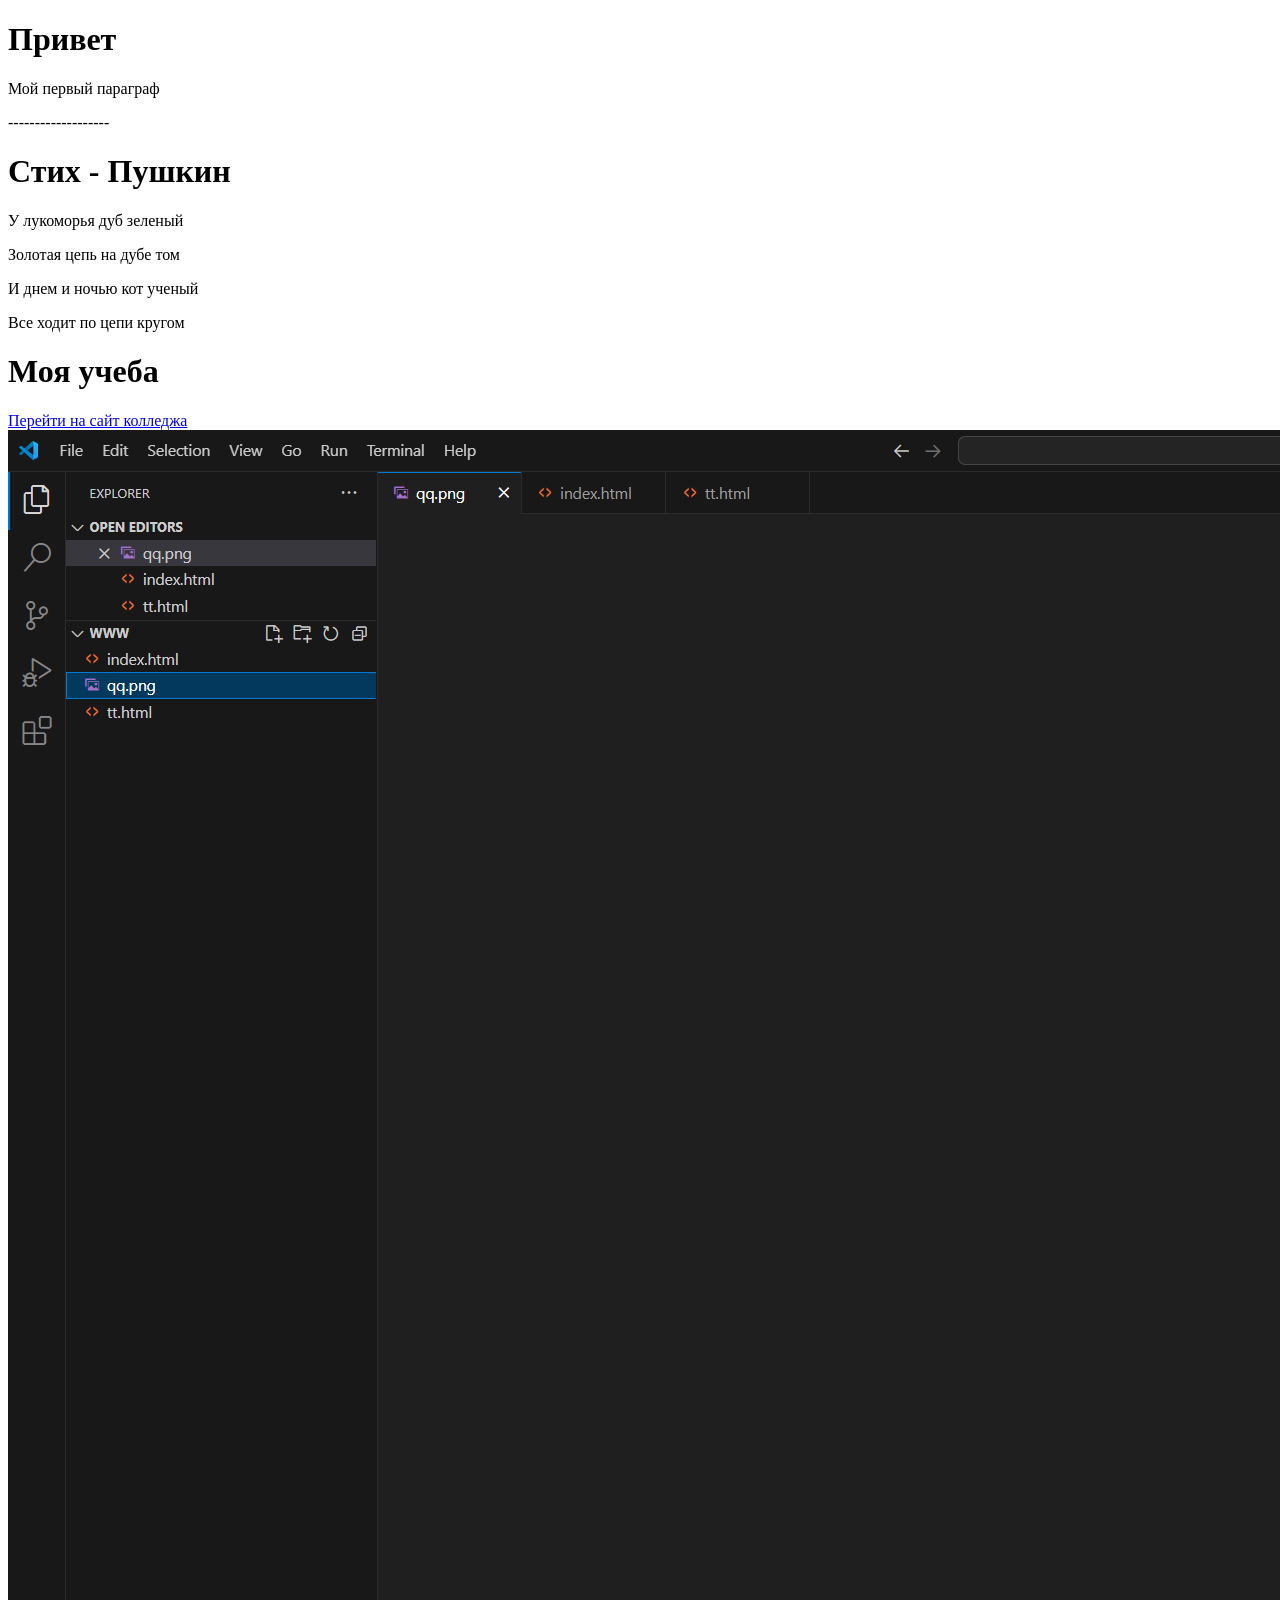
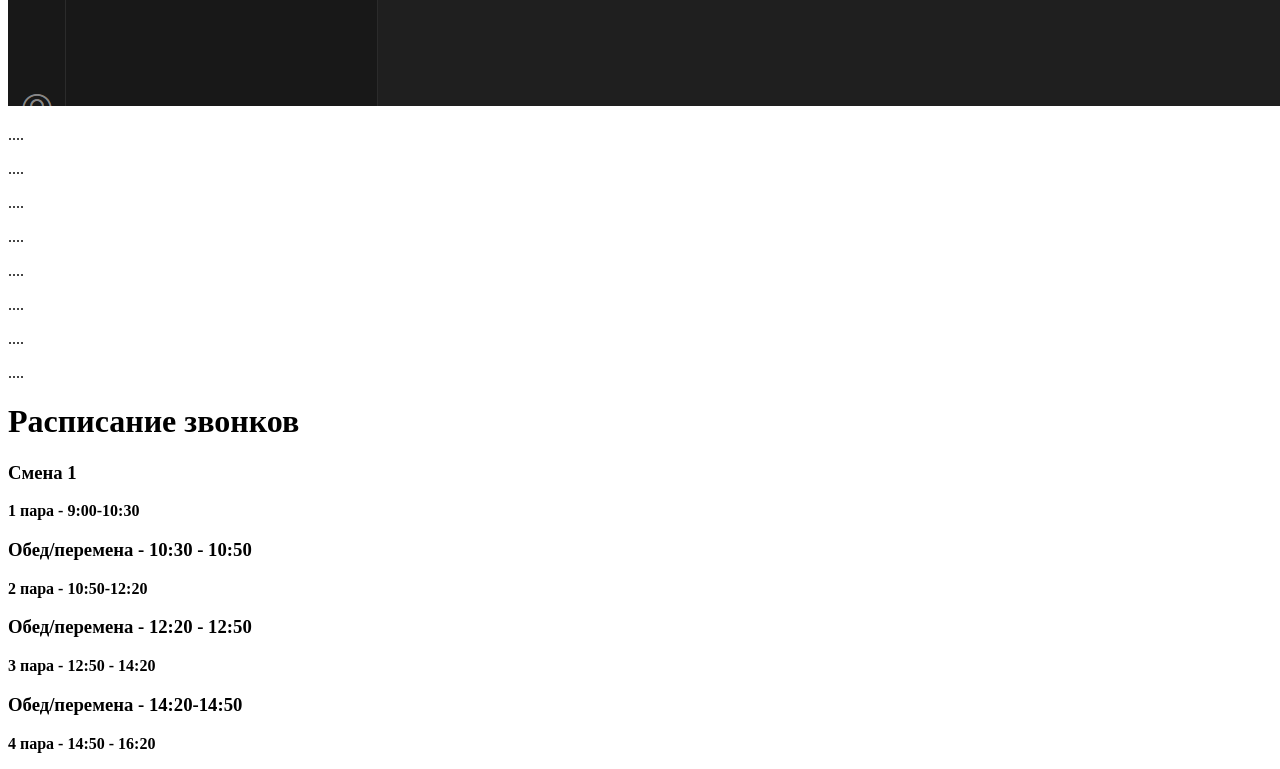
<file: www/index.html>
<!DOCTYPE html>
<html>
<head>
    <title>День 1</title>
</head>
<body>
    <h1>Привет</h1>
    <p>Мой первый параграф</p>
    
    <p>-------------------</p>
    
    <h1>Стих - Пушкин</h1>
    <p>У лукоморья дуб зеленый<br>
    <p>Золотая цепь на дубе том<bp>
    <p>И днем и ночью кот ученый<bp>
    <p>Все ходит по цепи кругом</p>

    <h1>Моя учеба</h1>
    <a href="https://spo.13.mskobr.ru/"> Перейти на сайт колледжа</a>
    <img src="qwe.png" alt="картинка">
<p>....</p>
<p>....</p>
<p>....</p>
<p>....</p>
<p>....</p>
<p>....</p>
<p>....</p>
<p>....</p>
<h1>Расписание звонков</h1>  
<h3>Смена 1</h3>            
<p><b>1 пара - 9:00-10:30</p></b>
<h3>Обед/перемена - 10:30 - 10:50</h3>
<p><b>2 пара - 10:50-12:20</b></p>
<h3>Обед/перемена - 12:20 - 12:50</h3>
<p><b>3 пара - 12:50 - 14:20</p></b>
<h3>Обед/перемена - 14:20-14:50</h3>
<p><b>4 пара - 14:50 - 16:20</b></p>


    </body>
</html>
</file>
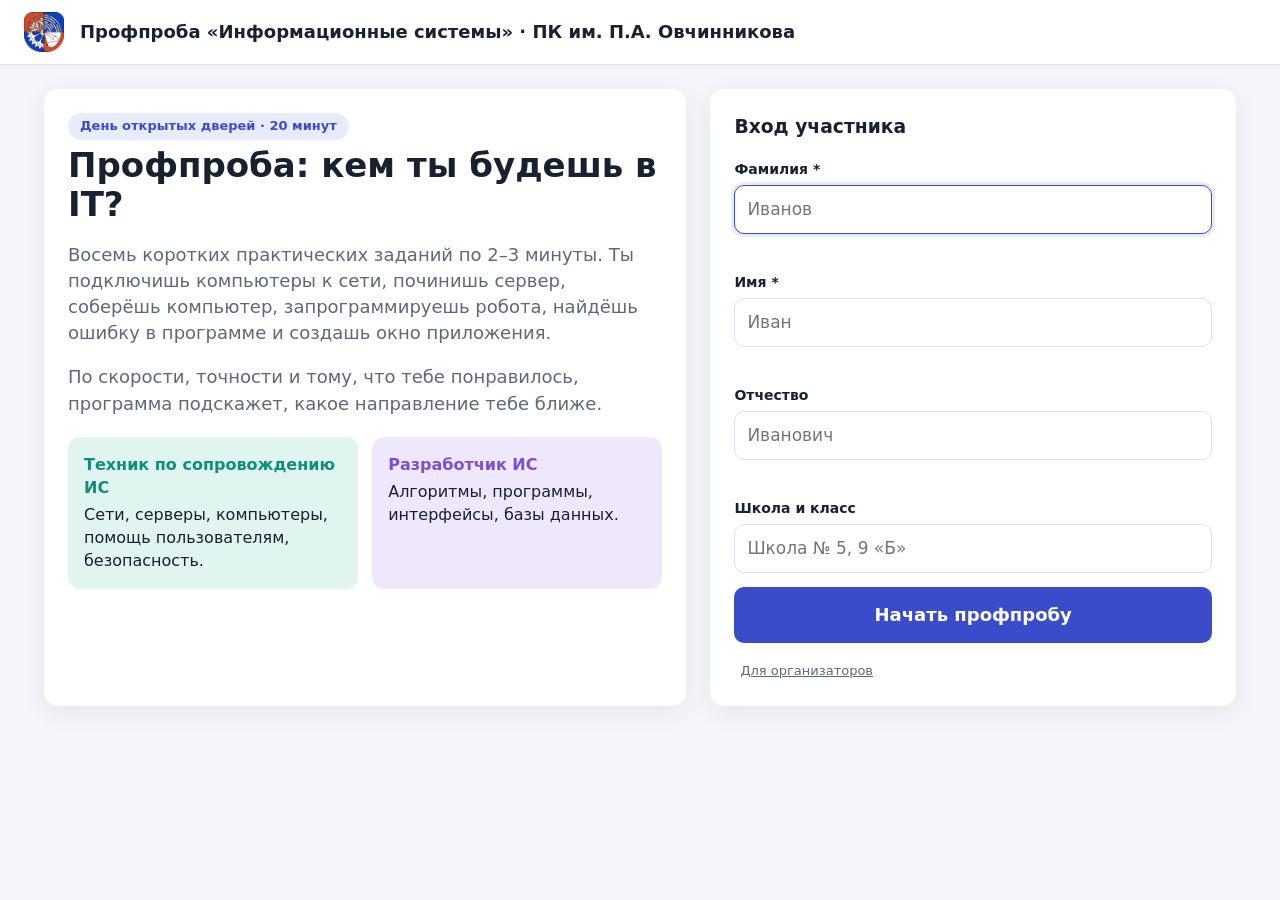
<file: Профпроба_IT_день_открытых_дверей(1).html>
<!doctype html>
<html lang="ru"><head><meta charset="utf-8"><meta name="viewport" content="width=device-width,initial-scale=1">
<title>Профпроба: кем ты будешь в IT?</title>
<style>:root{
  --bg:#f4f6fb; --card:#ffffff; --ink:#18212f; --muted:#5d6878; --line:#dde2ea;
  --pri:#3b4cca; --pri-soft:#e8ebfb;
  --sup:#0e8f7c; --sup-soft:#e0f4f0;   /* сопровождение */
  --dev:#7a4fd8; --dev-soft:#efe8fc;   /* разработка */
  --ok:#1d8a4b; --ok-soft:#e3f4ea; --err:#c2362b; --err-soft:#fbe7e5; --warn:#b77900; --warn-soft:#fdf2d9;
  --r:14px; --shadow:0 6px 24px rgba(24,33,47,.08);
}
*{box-sizing:border-box}
html,body{margin:0;height:100%}
body{background:var(--bg);color:var(--ink);font:16px/1.45 "Segoe UI",system-ui,-apple-system,Roboto,Arial,sans-serif}
button{font:inherit;cursor:pointer}
input,select{font:inherit}
.hidden{display:none!important}
#app{min-height:100%;display:flex;flex-direction:column}
header.top{display:flex;align-items:center;gap:16px;padding:12px 24px;background:#fff;border-bottom:1px solid var(--line)}
header.top .logo{width:40px;height:40px;object-fit:contain}
header.top h1{font-size:18px;margin:0}
header.top .who{margin-left:auto;color:var(--muted);font-size:15px}
main{flex:1;padding:24px;max-width:1240px;width:100%;margin:0 auto}
.card{background:var(--card);border-radius:var(--r);box-shadow:var(--shadow);padding:24px}
.btn{border:0;border-radius:10px;padding:11px 20px;background:var(--pri);color:#fff;font-weight:600}
.btn:hover{filter:brightness(1.08)}
.btn:disabled{opacity:.45;cursor:default;filter:none}
.btn.ghost{background:transparent;color:var(--pri);border:1.5px solid var(--pri)}
.btn.light{background:#eef0f5;color:var(--ink)}
.btn.big{padding:15px 30px;font-size:18px}
.btn.ok{background:var(--ok)}
.muted{color:var(--muted)}
.row{display:flex;gap:12px;align-items:center;flex-wrap:wrap}
.grid2{display:grid;grid-template-columns:1fr 1fr;gap:20px}
@media (max-width:900px){.grid2{grid-template-columns:1fr}}
.badge{display:inline-flex;align-items:center;gap:6px;border-radius:99px;padding:4px 12px;font-size:13px;font-weight:600}
.badge.sup{background:var(--sup-soft);color:var(--sup)}
.badge.dev{background:var(--dev-soft);color:var(--dev)}
/* --- старт --- */
.hero{display:grid;grid-template-columns:1.1fr .9fr;gap:24px;align-items:stretch}
@media (max-width:980px){.hero{grid-template-columns:1fr}}
.hero h2{font-size:34px;line-height:1.15;margin:6px 0 12px}
.hero .lead{font-size:18px;color:var(--muted)}
.tracks{display:grid;grid-template-columns:1fr 1fr;gap:14px;margin-top:20px}
.track{border-radius:12px;padding:16px}
.track.sup{background:var(--sup-soft)} .track.dev{background:var(--dev-soft)}
.track b{display:block;margin-bottom:4px}
.field{display:flex;flex-direction:column;gap:6px;margin-bottom:14px}
.field label{font-weight:600;font-size:14px}
.field input{border:1.5px solid var(--line);border-radius:10px;padding:11px 12px;font-size:17px;outline:none}
.field input:focus{border-color:var(--pri);box-shadow:0 0 0 3px var(--pri-soft)}
.field .err{color:var(--err);font-size:13px;min-height:18px}
.org-link{margin-top:18px;font-size:13px;color:var(--muted);background:none;border:0;text-decoration:underline}
/* --- прогресс --- */
.progress{display:flex;gap:6px;margin-bottom:16px}
.progress div{flex:1;height:8px;border-radius:99px;background:#dfe3ec}
.progress div.done.sup{background:var(--sup)} .progress div.done.dev{background:var(--dev)}
.progress div.cur{background:var(--pri)}
/* --- задание --- */
.task-head{display:flex;align-items:center;gap:14px;margin-bottom:6px;flex-wrap:wrap}
.task-head h2{margin:0;font-size:24px}
.task-head .timer{margin-left:auto;font-variant-numeric:tabular-nums;color:var(--muted);font-weight:600}
.task-intro{color:var(--muted);margin:0 0 16px}
.task-goal{background:var(--pri-soft);border-radius:10px;padding:12px 16px;margin-bottom:16px}
.task-body{min-height:380px}
.task-foot{display:flex;gap:10px;align-items:center;margin-top:18px;border-top:1px solid var(--line);padding-top:14px}
.task-foot .spacer{flex:1}
.msg{border-radius:10px;padding:10px 14px;margin-top:12px;font-weight:500}
.msg.err{background:var(--err-soft);color:var(--err)}
.msg.ok{background:var(--ok-soft);color:var(--ok)}
.msg.hint{background:var(--warn-soft);color:#6d4b00}
.shake{animation:shake .35s}
@keyframes shake{20%{transform:translateX(-6px)}40%{transform:translateX(6px)}60%{transform:translateX(-4px)}80%{transform:translateX(4px)}}
/* --- итог задания --- */
.overlay{position:fixed;inset:0;background:rgba(18,25,38,.45);display:grid;place-items:center;z-index:50}
.modal{background:#fff;border-radius:18px;padding:28px 32px;width:min(520px,92vw);text-align:center;box-shadow:0 20px 60px rgba(0,0,0,.25)}
.modal h3{margin:6px 0 8px;font-size:24px}
.score-big{font-size:46px;font-weight:800;color:var(--pri)}
.rate{display:flex;gap:10px;justify-content:center;margin:16px 0 6px}
.rate button{border:2px solid var(--line);background:#fff;border-radius:12px;padding:10px 14px;min-width:120px}
.rate button.sel{border-color:var(--pri);background:var(--pri-soft)}
/* --- сеть --- */
.net-wrap{display:grid;grid-template-columns:1fr 300px;gap:16px}
@media (max-width:1000px){.net-wrap{grid-template-columns:1fr}}
svg.net{width:100%;height:auto;background:#fbfcfe;border:1px solid var(--line);border-radius:12px}
.port{cursor:pointer}
.port:hover rect{stroke-width:3}
.cables{display:flex;flex-direction:column;gap:8px}
.cable-btn{display:flex;align-items:center;gap:10px;border:2px solid var(--line);background:#fff;border-radius:10px;padding:8px 12px;text-align:left}
.cable-btn.sel{border-color:var(--pri);background:var(--pri-soft)}
.cable-btn i{width:28px;height:8px;border-radius:4px;display:inline-block}
.ipbox{border:1px solid var(--line);border-radius:12px;padding:14px;margin-top:12px}
.ipbox input{width:100%;border:1.5px solid var(--line);border-radius:8px;padding:8px 10px;font-family:Consolas,monospace}
/* --- терминал --- */
.term{background:#0f1720;color:#d9e2ec;border-radius:12px;font:15px/1.5 Consolas,"Cascadia Mono",monospace;padding:14px 16px;height:360px;overflow:auto}
.term .in{color:#8ee0a0}
.term .err{color:#ff8a80}
.term .okl{color:#7fd7ff}
.term-line{display:flex;gap:8px;align-items:center;background:#0f1720;border-radius:0 0 12px 12px;padding:0 16px 12px;margin-top:-6px}
.term-line span{color:#8ee0a0;font-family:Consolas,monospace}
.term-line input{flex:1;background:transparent;border:0;color:#fff;font:15px Consolas,monospace;outline:none;padding:6px 0}
.chips{display:flex;gap:8px;flex-wrap:wrap;margin-top:10px}
.chip{border:1px solid var(--line);background:#fff;border-radius:99px;padding:5px 12px;font-family:Consolas,monospace;font-size:14px}
/* --- сборка ПК --- */
.pc-wrap{display:grid;grid-template-columns:280px 1fr;gap:16px}
@media (max-width:1000px){.pc-wrap{grid-template-columns:1fr}}
.parts{display:flex;flex-direction:column;gap:8px}
.part{display:flex;align-items:center;gap:10px;border:2px solid var(--line);background:#fff;border-radius:10px;padding:8px 10px;text-align:left}
.part.sel{border-color:var(--pri);background:var(--pri-soft)}
.part.used{opacity:.35;pointer-events:none}
.part svg{flex:0 0 46px}
svg.board{width:100%;height:auto;border-radius:12px}
.zone{cursor:pointer}
.post{background:#000;color:#b8f5b8;font:15px/1.6 Consolas,monospace;border-radius:12px;padding:16px;min-height:150px;margin-top:12px}
/* --- робот --- */
.robot-wrap{display:grid;grid-template-columns:auto 1fr;gap:20px;align-items:start}
@media (max-width:1000px){.robot-wrap{grid-template-columns:1fr}}
.cmds{display:flex;gap:8px;flex-wrap:wrap}
.cmd{border:0;border-radius:10px;padding:10px 14px;background:var(--dev-soft);color:var(--dev);font-weight:700}
.prog{display:flex;flex-wrap:wrap;gap:6px;min-height:58px;border:2px dashed var(--line);border-radius:12px;padding:10px;margin:12px 0}
.prog span{background:var(--dev);color:#fff;border-radius:8px;padding:5px 10px;font-weight:600;font-size:14px}
.prog span.act{outline:3px solid #ffb703}
/* --- код --- */
.code{background:#1e1f29;color:#e6e6e6;border-radius:12px;padding:12px 0;font:16px/1.7 Consolas,"Cascadia Mono",monospace;overflow:auto}
.code .ln{display:flex;padding:0 16px;cursor:pointer}
.code .ln:hover{background:#2c2e3b}
.code .ln.bad{background:#5a2420}
.code .ln.good{background:#1f4a2c}
.code .num{width:28px;color:#6b7089;user-select:none}
.code .kw{color:#ff79c6}.code .str{color:#f1fa8c}.code .fn{color:#8be9fd}.code .nm{color:#bd93f9}
.out{background:#0f1720;color:#c8f7c5;border-radius:10px;padding:10px 14px;font-family:Consolas,monospace;margin-top:10px;min-height:44px}
.opts{display:flex;flex-direction:column;gap:8px;margin-top:10px}
.opt{border:2px solid var(--line);background:#fff;border-radius:10px;padding:10px 14px;text-align:left;font-family:Consolas,monospace}
.opt:hover{border-color:var(--pri)}
/* --- конструктор --- */
.ui-wrap{display:grid;grid-template-columns:1.1fr .9fr;gap:20px}
@media (max-width:1000px){.ui-wrap{grid-template-columns:1fr}}
.slot{display:grid;grid-template-columns:34px 1fr 1fr;gap:8px;align-items:center;margin-bottom:10px}
.slot .n{width:30px;height:30px;border-radius:50%;background:var(--dev-soft);color:var(--dev);display:grid;place-items:center;font-weight:700}
.slot select,.slot input{border:1.5px solid var(--line);border-radius:8px;padding:8px}
.win{border:1px solid #9aa3b2;border-radius:10px;overflow:hidden;box-shadow:var(--shadow);background:#f3f4f6}
.win .tb{background:#fff;padding:8px 12px;border-bottom:1px solid var(--line);font-size:14px;display:flex}
.win .tb span{margin-left:auto;letter-spacing:8px;color:#888}
.win .body{padding:18px;display:flex;flex-direction:column;gap:10px;min-height:250px}
.win .body .lbl{font-size:20px;font-weight:700;text-align:center}
.win .body input{border:1px solid #9aa3b2;border-radius:6px;padding:9px;background:#fff}
.win .body button{border:1px solid #2c6fd4;background:#e9f0fc;border-radius:6px;padding:9px}
.win .body .ph{border:1.5px dashed #b9c0cc;border-radius:6px;padding:9px;color:#9aa3b2;text-align:center}
.sticky{background:#fff7b8;border-radius:4px;padding:10px 14px;transform:rotate(-2deg);box-shadow:0 4px 10px rgba(0,0,0,.12);display:inline-block;margin-top:12px;font-family:"Comic Sans MS","Segoe Print",cursive}
/* --- служба поддержки --- */
.ticket{border:1px solid var(--line);border-radius:12px;padding:18px;background:#fff}
.ticket .from{display:flex;gap:12px;align-items:center;margin-bottom:10px}
.ava{width:44px;height:44px;border-radius:50%;display:grid;place-items:center;color:#fff;font-weight:700}
.answers{display:flex;flex-direction:column;gap:10px;margin-top:14px}
.answer{border:2px solid var(--line);background:#fff;border-radius:10px;padding:12px 14px;text-align:left}
.answer:hover{border-color:var(--sup)}
.answer.wrong{border-color:var(--err);background:var(--err-soft)}
.answer.right{border-color:var(--ok);background:var(--ok-soft)}
/* --- данные --- */
table.data{border-collapse:collapse;width:100%;font-size:15px}
table.data th,table.data td{border-bottom:1px solid var(--line);padding:7px 10px;text-align:left}
table.data th{background:#f1f3f8;font-weight:600}
table.data tr.hit td{background:#fff3c4}
.cond{display:flex;gap:8px;align-items:center;flex-wrap:wrap;margin-bottom:8px}
.cond select{border:1.5px solid var(--line);border-radius:8px;padding:7px 8px}
.sql{background:#1e1f29;color:#e6e6e6;font-family:Consolas,monospace;border-radius:10px;padding:10px 14px;margin:10px 0}
.sql b{color:#ff79c6;font-weight:400}
/* --- итог --- */
.result-head{display:flex;gap:20px;align-items:center;flex-wrap:wrap}
.verdict{font-size:30px;font-weight:800;margin:4px 0}
.bars{margin:18px 0}
.bar{margin-bottom:14px}
.bar .lab{display:flex;justify-content:space-between;font-weight:600;margin-bottom:6px}
.bar .tr{height:22px;border-radius:99px;background:#e6e9f0;overflow:hidden}
.bar .fill{height:100%;border-radius:99px;transition:width 1s}
.traits{display:grid;grid-template-columns:repeat(3,1fr);gap:12px;margin:12px 0}
.trait{background:#f5f7fb;border-radius:12px;padding:12px;text-align:center}
.trait b{display:block;font-size:24px}
.prof{border-radius:14px;padding:18px}
.prof.sup{background:var(--sup-soft)} .prof.dev{background:var(--dev-soft)}
.prof h4{margin:0 0 8px;font-size:18px}
.prof ul{margin:6px 0 0;padding-left:20px}
table.tasks{width:100%;border-collapse:collapse;font-size:14px;margin-top:8px}
table.tasks td,table.tasks th{padding:6px 8px;border-bottom:1px solid var(--line);text-align:left}
/* --- сертификат (печать) --- */
.cert{display:none}
@page{size:A4 landscape;margin:10mm}
@media print{
  body{background:#fff}
  #app{display:none!important}
  .overlay{display:none!important}
  .cert{display:block!important;font-family:Georgia,"Times New Roman",serif;color:#1a1f2b}
  .cert .frame{border:3px solid #1f3a7a;padding:7px;height:186mm;box-sizing:border-box}
  .cert .inner{border:1px solid #1f3a7a;height:100%;box-sizing:border-box;padding:14mm 20mm 10mm;text-align:center;display:flex;flex-direction:column;position:relative;overflow:hidden}
  .cert .inner > *:not(.bg){position:relative;z-index:1}
  .cert .bg{position:absolute;inset:0;width:100%;height:100%;z-index:0;pointer-events:none}
  .cert .logo{height:26mm;align-self:center;margin:-6mm 0 3mm}
  .cert .org{font-size:13px;line-height:1.35;color:#333}
  .cert .org b{font-size:16px;color:#1f3a7a}
  .cert .ttl{font-size:50px;letter-spacing:10px;font-weight:700;color:#1f3a7a;margin-top:5mm}
  .cert .sub{font-size:22px;font-style:italic;margin-top:1mm}
  .cert .vyd{font-size:16px;margin-top:7mm;color:#555}
  .cert .nm{font-size:32px;font-weight:700;margin:2mm 0 4mm;border-bottom:1px solid #b8c2d8;padding-bottom:2mm;align-self:center;min-width:60%}
  .cert .pr{font-size:17px;line-height:1.5}
  .cert .res{font-size:16px;margin-top:4mm}
  .cert .foot{margin-top:auto;display:flex;justify-content:space-between;align-items:flex-end;font-size:15px;text-align:left}
  .cert .place{display:inline-block;font-size:16px;line-height:1.5}
  .cert .sign{display:flex;gap:3mm;align-items:flex-end;margin-left:auto;font-size:16px;line-height:1.5}
  .cert .sign .line{width:32mm;border-bottom:1px solid #333;height:18px}
}
/* --- панель организатора --- */
table.org{width:100%;border-collapse:collapse;font-size:14px}
table.org th,table.org td{border-bottom:1px solid var(--line);padding:6px 8px;text-align:left}
</style></head>
<body><div id="app">
<header class="top"><img class="logo" src="[data-uri]" alt=""><h1>Профпроба «Информационные системы» · ПК им. П.А. Овчинникова</h1><div class="who"></div></header>
<main></main></div>
<div class="cert"></div>
<script>const LOGO = "[data-uri]";
/* Профпроба «Информационные системы»: ядро */
'use strict';
const $ = (s, r = document) => r.querySelector(s);
const $$ = (s, r = document) => [...r.querySelectorAll(s)];
const h = (tag, attrs = {}, ...kids) => {
  const e = document.createElement(tag);
  for (const [k, v] of Object.entries(attrs || {})) {
    if (k === 'class') e.className = v;
    else if (k === 'html') e.innerHTML = v;
    else if (k.startsWith('on')) e.addEventListener(k.slice(2), v);
    else if (v !== false && v != null) e.setAttribute(k, v);
  }
  for (const c of kids.flat()) if (c != null && c !== false) e.append(c.nodeType ? c : document.createTextNode(String(c)));
  return e;
};
const esc = s => String(s).replace(/[&<>"]/g, c => ({ '&': '&amp;', '<': '&lt;', '>': '&gt;', '"': '&quot;' }[c]));
const TRACK = { sup: 'Сопровождение ИС', dev: 'Разработка ИС' };
const TASKS = [];            // задания добавляются в файлах tasks-*.js
const ORG_PIN = '0907';
const STORE = 'profproba_results_v1';

const S = { user: null, idx: 0, results: [], t0: 0, timer: null, cur: null };

function store(list) {
  try { if (list) localStorage.setItem(STORE, JSON.stringify(list)); return JSON.parse(localStorage.getItem(STORE) || '[]'); }
  catch (e) { return list || []; }
}

/* ---------- экраны ---------- */
function screen(node) { const m = $('main'); m.innerHTML = ''; m.append(node); window.scrollTo(0, 0); }
function setWho() { $('.who').textContent = S.user ? `${S.user.last} ${S.user.first}` : ''; }

function startScreen() {
  S.user = null; S.idx = 0; S.results = []; setWho();
  const nameOk = v => /^[А-ЯЁа-яёA-Za-z][А-ЯЁа-яёA-Za-z\- ']{0,39}$/.test(v.trim());
  const f = (id, label, req, ph) => h('div', { class: 'field' },
    h('label', { for: id }, label + (req ? ' *' : '')),
    h('input', { id, placeholder: ph, autocomplete: 'off', maxlength: 40 }),
    h('div', { class: 'err', id: id + '_e' }));
  const form = h('div', { class: 'card' },
    h('h3', { style: 'margin-top:0' }, 'Вход участника'),
    f('ln', 'Фамилия', true, 'Иванов'), f('fn', 'Имя', true, 'Иван'), f('pn', 'Отчество', false, 'Иванович'),
    h('div', { class: 'field' }, h('label', { for: 'cls' }, 'Школа и класс'), h('input', { id: 'cls', placeholder: 'Школа № 5, 9 «Б»', maxlength: 60 })),
    h('button', { class: 'btn big', style: 'width:100%', id: 'go', onclick: login }, 'Начать профпробу'),
    h('button', { class: 'org-link', onclick: orgLogin }, 'Для организаторов'));
  function login() {
    let ok = true;
    for (const [id, req] of [['ln', 1], ['fn', 1], ['pn', 0]]) {
      const v = $('#' + id).value; const e = $('#' + id + '_e'); e.textContent = '';
      if (req && !v.trim()) { e.textContent = 'Заполните поле'; ok = false; }
      else if (v.trim() && !nameOk(v)) { e.textContent = 'Только буквы, без цифр'; ok = false; }
    }
    if (!ok) { form.classList.add('shake'); setTimeout(() => form.classList.remove('shake'), 400); return; }
    const cap = s => s.trim().replace(/\s+/g, ' ').replace(/(^|[\s-])([а-яёa-z])/g, (m, a, b) => a + b.toUpperCase());
    S.user = { last: cap($('#ln').value), first: cap($('#fn').value), patr: cap($('#pn').value), cls: $('#cls').value.trim(), start: new Date().toISOString() };
    setWho(); introScreen();
  }
  const hero = h('div', { class: 'hero' },
    h('div', { class: 'card' },
      h('span', { class: 'badge', style: 'background:var(--pri-soft);color:var(--pri)' }, 'День открытых дверей · 20 минут'),
      h('h2', {}, 'Профпроба: кем ты будешь в IT?'),
      h('p', { class: 'lead' }, 'Восемь коротких практических заданий по 2–3 минуты. Ты подключишь компьютеры к сети, починишь сервер, соберёшь компьютер, запрограммируешь робота, найдёшь ошибку в программе и создашь окно приложения.'),
      h('p', { class: 'lead' }, 'По скорости, точности и тому, что тебе понравилось, программа подскажет, какое направление тебе ближе.'),
      h('div', { class: 'tracks' },
        h('div', { class: 'track sup' }, h('b', { style: 'color:var(--sup)' }, 'Техник по сопровождению ИС'), 'Сети, серверы, компьютеры, помощь пользователям, безопасность.'),
        h('div', { class: 'track dev' }, h('b', { style: 'color:var(--dev)' }, 'Разработчик ИС'), 'Алгоритмы, программы, интерфейсы, базы данных.'))),
    form);
  screen(hero);
  setTimeout(() => $('#ln').focus(), 50);
  $$('input', form).forEach(i => i.addEventListener('keydown', e => { if (e.key === 'Enter') login(); }));
}

function introScreen() {
  screen(h('div', { class: 'card', style: 'max-width:760px;margin:0 auto' },
    h('h2', { style: 'margin-top:0' }, `Привет, ${S.user.first}!`),
    h('p', {}, 'Как всё устроено:'),
    h('ul', {},
      h('li', {}, 'Заданий восемь: половина — из работы техника по сопровождению, половина — из работы разработчика. Они чередуются.'),
      h('li', {}, 'В каждом задании есть цель и кнопка «Подсказка». Подсказки можно брать, но без них — больше баллов.'),
      h('li', {}, 'Ошибаться не страшно: можно пробовать снова. Учитываются скорость, ошибки и подсказки.'),
      h('li', {}, 'После задания отметь, понравилось ли оно. Это тоже влияет на результат: профессия должна нравиться!'),
      h('li', {}, 'Застрял совсем — нажми «Пропустить».')),
    h('div', { class: 'row', style: 'margin-top:18px' }, h('button', { class: 'btn big', onclick: () => runTask(0) }, 'Поехали!'))));
}

/* ---------- выполнение задания ---------- */
function runTask(i) {
  S.idx = i; const T = TASKS[i];
  const st = { errors: 0, hints: 0, hintIdx: 0, finished: false };
  S.cur = st; S.t0 = Date.now();
  const prog = h('div', { class: 'progress' }, TASKS.map((t, k) => h('div', { class: k < i ? 'done ' + t.track : k === i ? 'cur' : '' })));
  const timer = h('span', { class: 'timer' }, '0:00');
  const msg = h('div');
  const body = h('div', { class: 'task-body' });
  const hintBtn = h('button', { class: 'btn light', onclick: giveHint }, 'Подсказка');
  const card = h('div', { class: 'card' },
    prog,
    h('div', { class: 'task-head' }, h('span', { class: 'badge ' + T.track }, TRACK[T.track]), h('h2', {}, `${i + 1}. ${T.title}`), timer),
    h('p', { class: 'task-intro' }, T.intro),
    h('div', { class: 'task-goal', html: '<b>Задание.</b> ' + T.goal }),
    body, msg,
    h('div', { class: 'task-foot' }, hintBtn, h('span', { class: 'spacer' }), h('button', { class: 'btn ghost', onclick: () => { if (confirm('Пропустить задание? Баллы за него не начислятся.')) finish(0, true); } }, 'Пропустить')));
  screen(card);
  clearInterval(S.timer);
  S.timer = setInterval(() => { const s = Math.floor((Date.now() - S.t0) / 1000); timer.textContent = `${Math.floor(s / 60)}:${String(s % 60).padStart(2, '0')}`; }, 500);
  function show(kind, text) { msg.innerHTML = ''; if (text) msg.append(h('div', { class: 'msg ' + kind, html: text })); }
  function giveHint() {
    if (st.hintIdx >= T.hints.length) { show('hint', 'Подсказки закончились. Попробуй ещё раз — ты справишься!'); return; }
    st.hints++; show('hint', '💡 ' + T.hints[st.hintIdx++]);
    if (st.hintIdx >= T.hints.length) hintBtn.disabled = true;
  }
  function finish(correct, skipped) {
    if (st.finished) return; st.finished = true; clearInterval(S.timer);
    const sec = Math.round((Date.now() - S.t0) / 1000);
    const score = calcScore(T, correct, st, sec, skipped);
    const res = { id: T.id, track: T.track, title: T.title, correct, errors: st.errors, hints: st.hints, sec, skipped: !!skipped, score, rating: null };
    S.results[i] = res;
    doneModal(res);
  }
  const api = {
    error(text) { st.errors++; show('err', '✖ ' + text); card.classList.add('shake'); setTimeout(() => card.classList.remove('shake'), 400); },
    soft(text) { show('err', text); },
    ok(text) { show('ok', '✔ ' + text); },
    info(text) { show('hint', text); },
    clear() { show(); },
    done(correct = 1, text) { if (text) show('ok', '✔ ' + text); setTimeout(() => finish(correct), text ? 1300 : 300); },
    get finished() { return st.finished; },
  };
  T.render(body, api);
}

function calcScore(T, correct, st, sec, skipped) {
  if (skipped) return 0;
  let s = 100 * correct - 8 * st.errors - 12 * st.hints;
  const r = sec / T.target;
  if (r <= 0.6) s += 10; else if (r <= 1) s += 5; else if (r > 2.5) s -= 15; else if (r > 1.6) s -= 8;
  return Math.max(correct > 0 ? 20 : 0, Math.min(100, Math.round(s)));
}

function doneModal(res) {
  const rateBtns = [['1', 'Скучно'], ['2', 'Нормально'], ['3', 'Круто!']].map(([v, t]) =>
    h('button', { onclick: e => { res.rating = +v; $$('.rate button').forEach(b => b.classList.remove('sel')); e.currentTarget.classList.add('sel'); next.disabled = false; } }, t));
  const next = h('button', { class: 'btn big', disabled: true, onclick: () => { ov.remove(); S.idx + 1 < TASKS.length ? runTask(S.idx + 1) : resultScreen(); } },
    S.idx + 1 < TASKS.length ? 'Следующее задание →' : 'Узнать результат');
  const ov = h('div', { class: 'overlay' }, h('div', { class: 'modal' },
    h('div', { class: 'muted' }, res.skipped ? 'Задание пропущено' : 'Задание выполнено'),
    h('div', { class: 'score-big' }, res.score + ' / 100'),
    h('div', { class: 'muted' }, `Время ${fmtSec(res.sec)} · ошибок ${res.errors} · подсказок ${res.hints}`),
    h('h3', {}, 'Понравилось задание?'),
    h('div', { class: 'rate' }, rateBtns),
    h('div', { style: 'margin-top:14px' }, next)));
  document.body.append(ov);
}
const fmtSec = s => `${Math.floor(s / 60)}:${String(s % 60).padStart(2, '0')}`;

/* ---------- итог ---------- */
function analyse(results) {
  const tr = k => results.filter(r => r && r.track === k);
  const avg = a => a.length ? a.reduce((x, y) => x + y, 0) / a.length : 0;
  const out = {};
  for (const k of ['sup', 'dev']) {
    const rs = tr(k);
    const perf = avg(rs.map(r => r.score));
    const interest = avg(rs.map(r => r.rating == null ? 50 : (r.rating - 1) * 50));
    out[k] = { perf: Math.round(perf), interest: Math.round(interest), total: Math.round(0.75 * perf + 0.25 * interest) };
  }
  const all = results.filter(Boolean);
  const done = all.filter(r => !r.skipped);
  out.speed = Math.round(100 * avg(done.map(r => Math.min(1, TASKS.find(t => t.id === r.id).target / Math.max(r.sec, 1)))));
  out.accuracy = Math.round(100 * avg(done.map(r => 1 / (1 + r.errors))));
  out.independence = Math.round(100 * avg(all.map(r => r.skipped ? 0 : 1 / (1 + r.hints))));
  const d = out.dev.total - out.sup.total;
  out.lead = Math.abs(d) < 8 ? 'both' : d > 0 ? 'dev' : 'sup';
  return out;
}

const PROF = {
  sup: { name: 'Техник по сопровождению информационных систем', color: 'var(--sup)',
    text: 'Отвечает за то, чтобы компьютеры, сети, серверы и программы компании работали без сбоев.',
    does: ['подключает и настраивает сети, компьютеры и серверы', 'устанавливает и обновляет программы', 'находит причины сбоев и устраняет их', 'помогает пользователям и защищает данные от угроз'],
    qual: 'внимательность, спокойствие в сложной ситуации, умение быстро найти причину проблемы' },
  dev: { name: 'Разработчик информационных систем', color: 'var(--dev)',
    text: 'Создаёт программы, которые автоматизируют работу компании: от базы данных до окна, в котором работает пользователь.',
    does: ['проектирует базы данных', 'пишет программы на Python, C#, C++', 'создаёт удобные интерфейсы', 'ищет и исправляет ошибки в коде'],
    qual: 'логика, усидчивость, любовь к созданию нового' },
};

function resultScreen() {
  const A = analyse(S.results);
  const rec = { user: S.user, finished: new Date().toISOString(), results: S.results, analysis: A };
  const list = store(); list.push(rec); store(list);
  const name = [S.user.last, S.user.first, S.user.patr].filter(Boolean).join(' ');
  const verdict = A.lead === 'both' ? 'Тебе подходят оба направления!' : A.lead === 'dev' ? 'Тебе ближе разработка!' : 'Тебе ближе сопровождение!';
  const sub = A.lead === 'both' ? 'Результаты почти равны — выбирай то, что больше понравилось.' : 'Это направление получилось у тебя лучше и интереснее.';
  const bar = (k) => h('div', { class: 'bar' },
    h('div', { class: 'lab' }, h('span', { style: `color:${PROF[k].color}` }, PROF[k].name), h('span', {}, A[k].total + '%')),
    h('div', { class: 'tr' }, h('div', { class: 'fill', style: `width:0;background:${PROF[k].color}`, 'data-w': A[k].total })),
    h('div', { class: 'muted', style: 'font-size:13px;margin-top:4px' }, `выполнение ${A[k].perf}% · интерес ${A[k].interest}%`));
  const prof = k => h('div', { class: 'prof ' + k },
    h('h4', { style: `color:${PROF[k].color}` }, PROF[k].name), h('div', {}, PROF[k].text),
    h('ul', {}, PROF[k].does.map(x => h('li', {}, x))), h('div', { style: 'margin-top:8px' }, h('b', {}, 'Важные качества: '), PROF[k].qual));
  const order = A.lead === 'sup' ? ['sup', 'dev'] : ['dev', 'sup'];
  const node = h('div', {},
    h('div', { class: 'card' },
      h('div', { class: 'result-head' },
        h('div', {}, h('div', { class: 'muted' }, name + (S.user.cls ? ' · ' + S.user.cls : '')), h('div', { class: 'verdict' }, verdict), h('div', { class: 'muted' }, sub))),
      h('div', { class: 'bars' }, order.map(bar)),
      h('div', { class: 'traits' },
        h('div', { class: 'trait' }, h('b', {}, A.speed + '%'), 'Скорость'),
        h('div', { class: 'trait' }, h('b', {}, A.accuracy + '%'), 'Точность'),
        h('div', { class: 'trait' }, h('b', {}, A.independence + '%'), 'Самостоятельность')),
      h('div', { class: 'grid2', style: 'margin-top:16px' }, order.map(prof)),
      h('details', { style: 'margin-top:16px' }, h('summary', {}, 'Подробно по заданиям'),
        h('table', { class: 'tasks' }, h('tr', {}, ['Задание', 'Направление', 'Баллы', 'Время', 'Ошибки', 'Подсказки', 'Понравилось'].map(x => h('th', {}, x))),
          S.results.map(r => h('tr', {}, h('td', {}, r.title), h('td', {}, TRACK[r.track]), h('td', {}, r.skipped ? 'пропуск' : r.score), h('td', {}, fmtSec(r.sec)), h('td', {}, r.errors), h('td', {}, r.hints), h('td', {}, ['—', 'скучно', 'нормально', 'круто'][r.rating || 0]))))),
      h('div', { class: 'row', style: 'margin-top:20px' },
        h('button', { class: 'btn', onclick: () => { fillCert(name, A); window.print(); } }, 'Печать сертификата'),
        h('span', { style: 'flex:1' }),
        h('button', { class: 'btn ok big', onclick: startScreen }, 'Следующий участник'))));
  screen(node);
  setTimeout(() => $$('.fill').forEach(f => f.style.width = f.dataset.w + '%'), 80);
  fillCert(name, A);
}

/* Сертификат: реквизиты колледжа (правьте здесь) */
const CERT = {
  orgFull: 'Государственное бюджетное профессиональное образовательное учреждение города Москвы',
  orgName: '«Политехнический колледж имени П.А. Овчинникова»',
  orgShort: 'ГБПОУ ПК им. П.А. Овчинникова',
  city: 'г. Москва',
  signPos: 'и.о. Директора',           // должность подписанта
  signName: 'И.В. Кабанова',      // ФИО подписанта
  showResult: true,              // печатать ли рекомендуемое направление
};

/* Подложка сертификата: схемы, микросхемы, двоичный код, фрагменты кода */
function certBg() {
  const C = '#1f3a7a';
  let s = '';
  const pad = (x, y) => `<circle cx="${x}" cy="${y}" r="4" fill="none" stroke="${C}" stroke-width="2"/><circle cx="${x}" cy="${y}" r="1.5" fill="${C}"/>`;
  const trace = (pts) => `<path d="M${pts.map(p => p.join(' ')).join(' L')}" fill="none" stroke="${C}" stroke-width="2" stroke-linejoin="round"/>` + pad(...pts[pts.length - 1]);
  const chip = (x, y, w, hh, label) => {
    let g = `<rect x="${x}" y="${y}" width="${w}" height="${hh}" rx="4" fill="none" stroke="${C}" stroke-width="2.5"/>`;
    for (let i = 1; i <= 5; i++) {
      const px = x + i * w / 6, py = y + i * hh / 6;
      g += `<path d="M${px} ${y} v-9 M${px} ${y + hh} v9 M${x} ${py} h-9 M${x + w} ${py} h9" stroke="${C}" stroke-width="2"/>`;
    }
    return g + `<circle cx="${x + 9}" cy="${y + 9}" r="3" fill="${C}"/><text x="${x + w / 2}" y="${y + hh / 2 + 5}" text-anchor="middle" font-family="Consolas,monospace" font-size="13" fill="${C}">${label}</text>`;
  };
  // левый верхний угол: микросхема и дорожки
  let g1 = chip(48, 52, 70, 70, 'CPU');
  g1 += trace([[118, 72], [170, 72], [190, 52], [260, 52]]) + trace([[118, 92], [200, 92], [220, 112], [300, 112]]) + trace([[118, 112], [150, 112], [150, 170], [170, 190]]);
  g1 += trace([[68, 122], [68, 190], [88, 210], [88, 260]]) + trace([[88, 122], [88, 160], [118, 190], [200, 190]]) + trace([[98, 52], [98, 20]]);
  s += `<g opacity=".16">${g1}</g>`;
  // правый нижний угол — то же, повёрнутое на 180°
  // правый край: микросхема «база данных» над подписью, дорожки уходят вверх и к краю
  let g2 = chip(885, 455, 60, 60, 'DB');
  g2 += trace([[905, 455], [905, 400], [925, 380], [925, 330]]) + trace([[925, 455], [925, 420], [960, 385], [960, 300]]);
  g2 += trace([[945, 475], [975, 475]]) + trace([[885, 495], [850, 495], [835, 480], [835, 430]]);
  s += `<g opacity=".16">${g2}</g>`;
  // правый верхний угол: двоичный код, затухающий к центру
  let bin = ''; let seed = 7;
  const rnd = () => (seed = (seed * 1103515245 + 12345) % 2147483648) / 2147483648;
  for (let r = 0; r < 8; r++) {
    let row = ''; for (let k = 0; k < 12; k++) row += (rnd() > .5 ? '1' : '0') + (k % 4 === 3 ? ' ' : '');
    bin += `<text x="975" y="${48 + r * 22}" text-anchor="end" font-family="Consolas,monospace" font-size="15" fill="${C}" opacity="${(0.22 - r * 0.022).toFixed(3)}" letter-spacing="2">${row}</text>`;
  }
  s += bin;
  // левый нижний угол (над городом и датой): фрагмент кода
  const code = ['def check(login, pwd):', '  user = find(login)', '  if user.ok(pwd):', '    return True', 'SELECT * FROM students', ' WHERE grade = 9;'];
  s += code.map((t, i) => `<text x="30" y="${455 + i * 19}" font-family="Consolas,monospace" font-size="13" fill="${C}" opacity=".13" xml:space="preserve">${esc(t)}</text>`).join('');
  return `<svg class="bg" viewBox="0 0 1000 700" preserveAspectRatio="none" xmlns="http://www.w3.org/2000/svg">${s}</svg>`;
}
function fillCert(name, A) {
  const p = (S.user && S.user.patr || '').toLowerCase();
  const fem = /(вна|кызы)$/.test(p) ? true : /(вич|ич|оглы)$/.test(p) ? false : null;
  const took = fem === null ? 'принял(а)' : fem ? 'приняла' : 'принял';
  const MON = ['января', 'февраля', 'марта', 'апреля', 'мая', 'июня', 'июля', 'августа', 'сентября', 'октября', 'ноября', 'декабря'];
  const d = new Date(), date = `«${d.getDate()}» ${MON[d.getMonth()]} ${d.getFullYear()} г.`;
  const lead = A.lead === 'both' ? 'разработка и сопровождение информационных систем' : A.lead === 'dev' ? 'разработка информационных систем' : 'сопровождение информационных систем';
  $('.cert').innerHTML = `<div class="frame"><div class="inner">${certBg()}
    <img class="logo" src="${LOGO}" alt="">
    <div class="org">${esc(CERT.orgFull)}<br><b>${esc(CERT.orgName)}</b></div>
    <div class="ttl">СЕРТИФИКАТ</div>
    <div class="sub">участника дня открытых дверей</div>
    <div class="vyd">выдан</div>
    <div class="nm">${esc(name)}</div>
    <div class="pr">в том, что ${took} участие в профессиональной пробе<br>по направлениям «Сопровождение информационных систем»<br>и «Разработка информационных систем»</div>
    ${CERT.showResult ? `<div class="res">Рекомендуемое направление: <b>${esc(lead)}</b></div>` : ''}
    <div class="foot"><div class="place"><div class="city">${esc(CERT.city)}</div><div class="date">${date}</div></div>
      <div class="sign"><span>${esc(CERT.signPos)}</span><span class="line"></span><span>${esc(CERT.signName)}</span></div></div>
  </div></div>`;
}

/* ---------- организаторы ---------- */
function orgLogin() {
  const p = prompt('PIN организатора:');
  if (p === null) return;
  if (p !== ORG_PIN) { alert('Неверный PIN'); return; }
  orgScreen();
}
function orgScreen() {
  const list = store();
  const rows = list.map(r => [r.user.last, r.user.first, r.user.patr, r.user.cls, new Date(r.finished).toLocaleString('ru-RU'), r.analysis.dev.total, r.analysis.sup.total,
    r.analysis.lead === 'both' ? 'оба' : r.analysis.lead === 'dev' ? 'разработка' : 'сопровождение']);
  const head = ['Фамилия', 'Имя', 'Отчество', 'Школа, класс', 'Завершено', 'Разработка %', 'Сопровождение %', 'Рекомендация'];
  const csv = () => {
    const q = v => '"' + String(v ?? '').replace(/"/g, '""') + '"';
    const text = '﻿' + [head, ...rows].map(r => r.map(q).join(';')).join('\r\n');
    const a = h('a', { href: URL.createObjectURL(new Blob([text], { type: 'text/csv;charset=utf-8' })), download: 'profproba_' + new Date().toISOString().slice(0, 10) + '.csv' });
    document.body.append(a); a.click(); a.remove();
  };
  screen(h('div', { class: 'card' },
    h('div', { class: 'row' }, h('h2', { style: 'margin:0' }, 'Результаты участников'), h('span', { class: 'muted' }, `(${list.length})`), h('span', { style: 'flex:1' }),
      h('button', { class: 'btn', onclick: csv, disabled: !list.length }, 'Скачать CSV (Excel)'),
      h('button', { class: 'btn light', onclick: () => { if (confirm('Удалить все результаты на этом компьютере?')) { store([]); orgScreen(); } } }, 'Очистить'),
      h('button', { class: 'btn ghost', onclick: startScreen }, 'На главную')),
    h('p', { class: 'muted' }, 'Результаты хранятся только в этом браузере на этом компьютере.'),
    h('table', { class: 'org' }, h('tr', {}, head.map(x => h('th', {}, x))), rows.slice().reverse().map(r => h('tr', {}, r.map(c => h('td', {}, c)))))));
}

window.addEventListener('DOMContentLoaded', startScreen);

/* Задания направления «Сопровождение ИС» */
'use strict';
const SVGNS = 'http://www.w3.org/2000/svg';
const sv = (tag, attrs = {}, ...kids) => { const e = document.createElementNS(SVGNS, tag); for (const [k, v] of Object.entries(attrs)) { if (k.startsWith('on')) e.addEventListener(k.slice(2), v); else e.setAttribute(k, v); } kids.flat().forEach(c => e.append(c.nodeType ? c : document.createTextNode(c))); return e; };

/* ===== 1. Сеть ===== */
TASKS.push({
  id: 'net', track: 'sup', title: 'Подключи компьютеры к сети', target: 180,
  intro: 'Техник по сопровождению каждый день подключает новые рабочие места: прокладывает кабели и настраивает сетевые адреса.',
  goal: 'Соедини <b>ПК-1</b> и <b>ПК-2</b> через коммутатор, затем настрой IP-адрес <b>ПК-2</b> так, чтобы компьютеры «увидели» друг друга, и проверь связь командой ping.',
  hints: ['Выбери «Сетевой кабель» и соедини порт LAN каждого компьютера с любым свободным портом коммутатора. HDMI — для мониторов, он здесь не нужен.',
    'Компьютеры в одной сети, если у них совпадают первые три числа IP-адреса (при маске 255.255.255.0). У ПК-1 это 192.168.1.…',
    'Впиши ПК-2 адрес 192.168.1.20 и маску 255.255.255.0.'],
  render(root, api) {
    const PORTS = {
      pc1_lan: { x: 105, y: 262, t: 'lan', dev: 'pc1', name: 'LAN ПК-1' }, pc1_hdmi: { x: 175, y: 262, t: 'hdmi', dev: 'pc1', name: 'HDMI ПК-1' },
      pc2_lan: { x: 585, y: 262, t: 'lan', dev: 'pc2', name: 'LAN ПК-2' }, pc2_hdmi: { x: 655, y: 262, t: 'hdmi', dev: 'pc2', name: 'HDMI ПК-2' },
      sw1: { x: 300, y: 110, t: 'lan', dev: 'sw', name: 'порт 1 коммутатора' }, sw2: { x: 345, y: 110, t: 'lan', dev: 'sw', name: 'порт 2 коммутатора' },
      sw3: { x: 390, y: 110, t: 'lan', dev: 'sw', name: 'порт 3 коммутатора' }, sw4: { x: 435, y: 110, t: 'lan', dev: 'sw', name: 'порт 4 коммутатора' },
      mon: { x: 380, y: 352, t: 'hdmi', dev: 'mon', name: 'HDMI монитора' },
    };
    const CABLES = { lan: { name: 'Сетевой кабель (витая пара RJ-45)', color: '#2c6fd4' }, hdmi: { name: 'HDMI-кабель (для монитора)', color: '#333' } };
    let cable = null, first = null; const links = [];
    const svg = sv('svg', { class: 'net', viewBox: '0 0 760 390' });
    const gLinks = sv('g'), gDev = sv('g'), gPorts = sv('g');
    const pcIcon = (x, y, title, ip, idt) => sv('g', {},
      sv('rect', { x, y, width: 170, height: 110, rx: 10, fill: '#fff', stroke: '#8a94a6', 'stroke-width': 2 }),
      sv('rect', { x: x + 20, y: y + 14, width: 70, height: 46, rx: 4, fill: '#dbe6fb', stroke: '#5c6f92' }),
      sv('rect', { x: x + 48, y: y + 60, width: 14, height: 10, fill: '#5c6f92' }),
      sv('rect', { x: x + 104, y: y + 12, width: 52, height: 78, rx: 4, fill: '#eef0f5', stroke: '#8a94a6' }),
      sv('text', { x: x + 12, y: y + 92, 'font-size': 15, 'font-weight': 700 }, title),
      sv('text', { x: x + 12, y: y + 106, 'font-size': 11, fill: '#5d6878', id: idt }, ip));
    gDev.append(pcIcon(50, 135, 'ПК-1', '192.168.1.10', 'ip_pc1'), pcIcon(530, 135, 'ПК-2', 'IP: 10.0.0.5', 'ip_pc2'));
    gDev.append(sv('rect', { x: 275, y: 40, width: 200, height: 62, rx: 8, fill: '#2b3445' }), sv('text', { x: 375, y: 66, 'text-anchor': 'middle', fill: '#fff', 'font-size': 14, 'font-weight': 700 }, 'Коммутатор'),
      sv('text', { x: 375, y: 84, 'text-anchor': 'middle', fill: '#9fb0c8', 'font-size': 11 }, 'switch, 4 порта'));
    gDev.append(sv('rect', { x: 320, y: 290, width: 120, height: 56, rx: 6, fill: '#fff', stroke: '#8a94a6', 'stroke-width': 2 }), sv('rect', { x: 330, y: 298, width: 100, height: 36, fill: '#1e2633' }),
      sv('text', { x: 470, y: 322, 'font-size': 14, 'font-weight': 700 }, 'Монитор'));
    const portEls = {};
    for (const [id, p] of Object.entries(PORTS)) {
      const g = sv('g', { class: 'port', onclick: () => clickPort(id) },
        sv('rect', { x: p.x - 13, y: p.y - 8, width: 26, height: 16, rx: 3, fill: p.t === 'lan' ? '#d7e6ff' : '#e9e9e9', stroke: p.t === 'lan' ? '#2c6fd4' : '#444', 'stroke-width': 2 }),
        sv('text', { x: p.x, y: p.y + (id.startsWith('sw') ? -14 : 24), 'text-anchor': 'middle', 'font-size': 11, fill: '#5d6878' }, p.t === 'lan' ? (id.startsWith('sw') ? id.slice(2) : 'LAN') : 'HDMI'));
      portEls[id] = g; gPorts.append(g);
    }
    svg.append(gDev, gLinks, gPorts);
    const busy = id => links.some(l => l.a === id || l.b === id);
    function draw() {
      gLinks.innerHTML = '';
      for (const l of links) {
        const A = PORTS[l.a], B = PORTS[l.b];
        const my = Math.max(A.y, B.y) + 50;
        const d = A.dev === 'sw' || B.dev === 'sw' ? `M${A.x} ${A.y} C ${A.x} ${A.y + (A.dev === 'sw' ? -60 : 80)}, ${B.x} ${B.y + (B.dev === 'sw' ? -60 : 80)}, ${B.x} ${B.y}` : `M${A.x} ${A.y} C ${A.x} ${my}, ${B.x} ${my}, ${B.x} ${B.y}`;
        gLinks.append(sv('path', { d, fill: 'none', stroke: CABLES[l.t].color, 'stroke-width': 5, 'stroke-linecap': 'round', style: 'cursor:pointer', onclick: () => { links.splice(links.indexOf(l), 1); draw(); api.info('Кабель отключён.'); } }));
      }
      Object.entries(portEls).forEach(([id, g]) => g.querySelector('rect').setAttribute('stroke-width', id === first ? 4 : 2));
    }
    function clickPort(id) {
      if (!cable) { api.soft('Сначала выбери кабель справа.'); return; }
      const p = PORTS[id];
      if (p.t !== cable) { api.error(`${CABLES[cable].name.split(' (')[0]} не подходит к разъёму «${p.name}».`); first = null; draw(); return; }
      if (busy(id)) { api.error(`Порт «${p.name}» уже занят. Чтобы отключить кабель, щёлкни по нему.`); return; }
      if (!first) { first = id; draw(); api.info(`Выбран ${p.name}. Теперь щёлкни второй разъём.`); return; }
      if (first === id) { first = null; draw(); return; }
      if (PORTS[first].dev === p.dev) { api.error('Нельзя соединить устройство само с собой.'); first = null; draw(); return; }
      links.push({ a: first, b: id, t: cable }); first = null; draw();
      api.ok(`Кабель подключён: ${PORTS[links.at(-1).a].name} ↔ ${p.name}.`);
    }
    const connected = () => {
      const lanOf = pc => links.find(l => l.t === 'lan' && (l.a === pc + '_lan' || l.b === pc + '_lan'));
      const l1 = lanOf('pc1'), l2 = lanOf('pc2');
      if (!l1 || !l2) return false;
      if (l1 === l2) return true; // напрямую
      const other = (l, me) => PORTS[l.a === me ? l.b : l.a].dev;
      return other(l1, 'pc1_lan') === 'sw' && other(l2, 'pc2_lan') === 'sw';
    };
    const cablesBox = h('div', { class: 'cables' }, h('b', {}, '1. Выбери кабель'),
      Object.entries(CABLES).map(([k, c]) => h('button', { class: 'cable-btn', 'data-k': k, onclick: e => { cable = k; first = null; draw(); $$('.cable-btn', root).forEach(b => b.classList.toggle('sel', b.dataset.k === k)); } }, h('i', { style: 'background:' + c.color }), c.name)),
      h('div', { class: 'muted', style: 'font-size:13px' }, 'Затем щёлкни два разъёма, которые нужно соединить. Щелчок по кабелю — отключить его.'));
    const ip = h('input', { value: '10.0.0.5', id: 'pc2ip' }), mask = h('input', { value: '255.255.255.0', id: 'pc2mask' });
    const cons = h('div', { class: 'out', style: 'min-height:96px;white-space:pre-line' }, 'C:\\> _');
    const ipBox = h('div', { class: 'ipbox' }, h('b', {}, '2. Настройки сети ПК-2'),
      h('div', { class: 'muted', style: 'font-size:13px;margin:4px 0 8px' }, 'ПК-1: 192.168.1.10, маска 255.255.255.0'),
      h('label', {}, 'IP-адрес'), ip, h('label', {}, 'Маска подсети'), mask,
      h('button', { class: 'btn', style: 'width:100%;margin-top:10px', onclick: ping, id: 'pingbtn' }, '3. ping 192.168.1.10'));
    function ping() {
      if (api.finished) return;
      if (!connected()) { api.error('Нет физического соединения: оба компьютера должны быть подключены сетевым кабелем к коммутатору.'); cons.textContent = 'C:\\> ping 192.168.1.10\nОбщий сбой. Сетевой кабель не подключён.'; return; }
      const v = ip.value.trim(), m = mask.value.trim();
      const oct = v.split('.');
      if (oct.length !== 4 || oct.some(o => !/^\d{1,3}$/.test(o) || +o > 255)) { api.error('Адрес записан неправильно: нужно 4 числа от 0 до 255 через точку.'); return; }
      if (m !== '255.255.255.0') { api.error('Маска должна быть 255.255.255.0 — как у ПК-1.'); return; }
      if (oct.slice(0, 3).join('.') !== '192.168.1') { api.error('Компьютеры в разных сетях: у ПК-2 первые три числа адреса не совпадают с ПК-1.'); cons.textContent = 'C:\\> ping 192.168.1.10\nЗаданный узел недоступен.'; return; }
      const host = +oct[3];
      if (host === 10) { api.error('Конфликт адресов: 192.168.1.10 уже занят ПК-1.'); return; }
      if (host === 0 || host === 255) { api.error('Последнее число 0 и 255 — служебные, для компьютера их брать нельзя.'); return; }
      document.getElementById('ip_pc2').textContent = 'IP: ' + v;
      $('#pingbtn', root).disabled = true;
      cons.textContent = 'C:\\> ping 192.168.1.10';
      let k = 0; const t = setInterval(() => { cons.textContent += `\nОтвет от 192.168.1.10: байт=32 время=${1 + (k % 2)}мс TTL=128`; if (++k === 4) { clearInterval(t); cons.textContent += '\nПакетов: отправлено = 4, получено = 4, потеряно = 0'; api.done(1, 'Связь есть! Компьютеры в одной сети.'); } }, 350);
      $$('path', gLinks).forEach(p => p.setAttribute('stroke', '#1d8a4b'));
    }
    root.append(h('div', { class: 'net-wrap' }, h('div', {}, svg, cons), h('div', {}, cablesBox, ipBox)));
  },
});

/* ===== 3. Терминал сервера ===== */
TASKS.push({
  id: 'term', track: 'sup', title: 'Почини сервер', target: 150,
  intro: 'Когда «лежит» сайт или почта, техник подключается к серверу и работает в командной строке: смотрит состояние служб и журналы ошибок.',
  goal: 'Сайт колледжа не открывается. Подключись к серверу, найди причину и снова запусти службу сайта <b>web</b>. Команды вводи с клавиатуры и нажимай Enter.',
  hints: ['Начни с команды help — она покажет все команды. Затем status.', 'Посмотри журнал ошибок остановленной службы: logs web', 'На диске нет места. Освободи его командой cleanup, затем restart web.'],
  render(root, api) {
    const st = { full: true, web: false, cleaned: false };
    const out = h('div', { class: 'term' });
    const line = (t, c = '') => { out.append(h('div', { class: c }, t)); out.scrollTop = out.scrollHeight; };
    line('Подключение к srv-college.local … установлено.'); line('Добро пожаловать, admin! Введите help для списка команд.', 'okl');
    const inp = h('input', { id: 'tin', autocomplete: 'off', spellcheck: 'false' });
    const C = {
      help: () => ['Доступные команды:', '  status          — состояние служб сервера', '  logs <служба>   — журнал ошибок службы (web, db, mail)', '  df              — свободное место на дисках', '  ls /var/log     — файлы журналов', '  cleanup         — удалить старые журналы', '  restart <служба> — перезапустить службу', '  ping site       — проверить, открывается ли сайт', '  clear           — очистить экран'],
      status: () => ['СЛУЖБА   СОСТОЯНИЕ', `web      ${st.web ? 'работает ✔' : 'ОСТАНОВЛЕНА ✖'}`, 'db       работает ✔', 'mail     работает ✔'],
      df: () => ['Диск    Размер  Занято  Свободно', `/       50 ГБ   ${st.full ? '50 ГБ   0 ГБ   (100%!)' : '19 ГБ   31 ГБ  (38%)'}`],
      'ls /var/log': () => st.cleaned ? ['web.log  db.log  mail.log'] : ['web.log  db.log  mail.log', 'old_2023.log (12 ГБ)  old_2024.log (19 ГБ)  backup_old.log (8 ГБ)'],
      cleanup: () => { if (st.cleaned) return ['Старых журналов нет.']; st.full = false; st.cleaned = true; return ['Удалены старые журналы: 31 ГБ.', 'Свободно на диске: 31 ГБ.']; },
      'ping site': () => st.web ? ['Ответ от srv-college.local: сайт открывается ✔'] : ['Нет ответа: сайт не открывается.'],
    };
    function run(cmd) {
      cmd = cmd.trim().toLowerCase().replace(/\s+/g, ' ');
      if (!cmd) return;
      line('admin@srv:~$ ' + cmd, 'in');
      if (cmd === 'clear') { out.innerHTML = ''; return; }
      if (C[cmd]) { C[cmd]().forEach(t => line(t)); return; }
      let m;
      if ((m = cmd.match(/^logs (\w+)$/))) {
        if (m[1] === 'web') st.full ? (line('[12:01] Запуск службы web…'), line('[12:01] ОШИБКА: не удалось записать файл — на диске нет свободного места', 'err'), line('[12:01] Служба web остановлена', 'err'))
          : line('[12:07] Служба web работает нормально');
        else if (['db', 'mail'].includes(m[1])) line(`[11:58] Служба ${m[1]} работает нормально`);
        else line('Нет такой службы: ' + m[1], 'err');
        return;
      }
      if ((m = cmd.match(/^restart (\w+)$/))) {
        if (m[1] !== 'web') { line(`Служба ${m[1]} перезапущена (она и так работала).`); return; }
        if (st.full) { line('Запуск web… ОШИБКА: на диске нет свободного места', 'err'); api.error('Служба не запустилась. Сначала найди и устрани причину.'); return; }
        st.web = true; line('Запуск web… готово ✔', 'okl'); line('Сайт снова работает.', 'okl');
        api.done(1, 'Сервер починен! Причина — переполненный диск.');
        return;
      }
      line('Неизвестная команда: ' + cmd + '. Введите help', 'err'); api.soft('Такой команды нет — посмотри список командой help.');
    }
    inp.addEventListener('keydown', e => { if (e.key === 'Enter') { run(inp.value); inp.value = ''; } });
    root.append(out, h('div', { class: 'term-line' }, h('span', {}, 'admin@srv:~$'), inp),
      h('div', { class: 'chips' }, h('span', { class: 'muted' }, 'Быстрый ввод:'), ['help', 'status'].map(c => h('button', { class: 'chip', onclick: () => { run(c); inp.focus(); } }, c))));
    setTimeout(() => inp.focus(), 50);
    out.addEventListener('click', () => inp.focus());
  },
});

/* ===== 5. Сборка ПК ===== */
TASKS.push({
  id: 'pc', track: 'sup', title: 'Собери компьютер', target: 120,
  intro: 'Техник собирает и ремонтирует компьютеры: знает, какая деталь куда устанавливается.',
  goal: 'Выбери деталь слева и щёлкни по месту на материнской плате, куда её нужно установить. Лишнюю деталь не ставь. Когда всё готово — включи компьютер.',
  hints: ['Процессор (CPU) ставится в квадратное гнездо — сокет — в центре платы.', 'Узкие длинные слоты рядом с процессором (DIMM) — для оперативной памяти; длинный слот внизу (PCIE) — для видеокарты; короткий M.2 — для SSD.', 'Картридж — деталь принтера, в компьютер он не ставится.'],
  render(root, api) {
    const ZONES = {
      cpu: { x: 250, y: 90, w: 110, h: 110, label: 'CPU' }, ram: { x: 400, y: 50, w: 46, h: 200, label: 'DIMM' },
      pcie: { x: 90, y: 300, w: 380, h: 26, label: 'PCIE_X16' }, m2: { x: 90, y: 250, w: 170, h: 20, label: 'M.2' }, pwr: { x: 520, y: 90, w: 34, h: 130, label: 'ATX_24PIN' },
    };
    const PARTS = [
      { id: 'cpu', name: 'Процессор', note: 'считает', zone: 'cpu', col: '#9aa7b8' }, { id: 'ram', name: 'Оперативная память', note: '16 ГБ', zone: 'ram', col: '#2f7d4f' },
      { id: 'gpu', name: 'Видеокарта', note: 'выводит изображение', zone: 'pcie', col: '#30343f' }, { id: 'ssd', name: 'SSD-накопитель M.2', note: 'хранит файлы', zone: 'm2', col: '#253a66' },
      { id: 'psu', name: 'Кабель блока питания 24-pin', note: 'даёт энергию', zone: 'pwr', col: '#d8a400' }, { id: 'cart', name: 'Картридж принтера', note: '', zone: null, col: '#c43b3b' },
    ];
    let sel = null; const placed = {};
    const board = sv('svg', { class: 'board', viewBox: '0 0 620 360' });
    board.append(sv('rect', { x: 0, y: 0, width: 620, height: 360, rx: 14, fill: '#14532d' }));
    for (let i = 0; i < 18; i++) board.append(sv('path', { d: `M${20 + i * 33} 20 L${20 + i * 33} 340`, stroke: '#1a6a3a', 'stroke-width': 1 }));
    const zoneEls = {};
    for (const [id, z] of Object.entries(ZONES)) {
      const g = sv('g', { class: 'zone', onclick: () => put(id) },
        sv('rect', { x: z.x, y: z.y, width: z.w, height: z.h, rx: 4, fill: '#0d3b20', stroke: '#d6e8d6', 'stroke-width': 2, 'stroke-dasharray': '6 4' }),
        sv('text', { x: z.x + z.w / 2, y: z.y + z.h / 2 + 4, 'text-anchor': 'middle', fill: '#cfe8cf', 'font-size': 12, 'font-family': 'Consolas' }, z.label));
      if (id === 'ram') { g.append(sv('rect', { x: z.x + 8, y: z.y + 6, width: 10, height: z.h - 12, fill: 'none', stroke: '#9bc59b' }), sv('rect', { x: z.x + 28, y: z.y + 6, width: 10, height: z.h - 12, fill: 'none', stroke: '#9bc59b' })); }
      zoneEls[id] = g; board.append(g);
    }
    const partBtns = PARTS.map(p => h('button', { class: 'part', 'data-id': p.id, onclick: () => { sel = p.id; partBtns.forEach(b => b.classList.toggle('sel', b.dataset.id === sel)); } },
      (() => { const s = sv('svg', { width: 46, height: 30, viewBox: '0 0 46 30' }, sv('rect', { x: 3, y: 5, width: 40, height: 20, rx: 3, fill: p.col })); return s; })(),
      h('span', {}, h('b', {}, p.name), p.note ? h('div', { class: 'muted', style: 'font-size:12px' }, p.note) : '')));
    const post = h('div', { class: 'post hidden' });
    const powerBtn = h('button', { class: 'btn ok', disabled: true, style: 'margin-top:10px;width:100%', onclick: powerOn }, 'Включить компьютер');
    function put(zid) {
      if (!sel) { api.soft('Сначала выбери деталь слева.'); return; }
      const p = PARTS.find(x => x.id === sel);
      if (!p.zone) { api.error('Картридж — это деталь принтера. В компьютер он не устанавливается.'); return; }
      if (p.zone !== zid) { api.error(`«${p.name}» сюда не подходит. Посмотри на подпись и форму разъёма.`); return; }
      placed[p.id] = true; const z = ZONES[zid];
      board.append(sv('rect', { x: z.x + 3, y: z.y + 3, width: z.w - 6, height: z.h - 6, rx: 4, fill: p.col, opacity: .95, 'pointer-events': 'none' }),
        sv('text', { x: z.x + z.w / 2, y: z.y + z.h / 2 + 4, 'text-anchor': 'middle', fill: '#fff', 'font-size': 11, 'font-weight': 700, 'pointer-events': 'none',
          transform: z.h > z.w * 2 ? `rotate(-90 ${z.x + z.w / 2} ${z.y + z.h / 2})` : '' }, p.name.split(' ')[0]));
      partBtns.find(b => b.dataset.id === p.id).classList.add('used'); sel = null; partBtns.forEach(b => b.classList.remove('sel'));
      api.ok(`«${p.name}» установлен(а).`);
      if (Object.keys(placed).length === 5) { powerBtn.disabled = false; api.info('Все детали на месте — нажми «Включить компьютер».'); }
    }
    function powerOn() {
      powerBtn.disabled = true; post.classList.remove('hidden');
      const L = ['BIOS v2.4 — самотестирование…', 'Процессор ............ OK', 'Оперативная память ... 16384 МБ OK', 'Накопитель M.2 ....... 512 ГБ OK', 'Видеокарта ........... OK', 'Загрузка Windows…'];
      L.forEach((t, i) => setTimeout(() => { post.append(h('div', {}, t)); if (i === L.length - 1) api.done(1, 'Компьютер собран и загружается!'); }, 250 * (i + 1)));
    }
    root.append(h('div', { class: 'pc-wrap' }, h('div', { class: 'parts' }, h('b', {}, 'Детали'), partBtns, powerBtn), h('div', {}, board, post)));
  },
});

/* ===== 7. Служба поддержки ===== */
TASKS.push({
  id: 'help', track: 'sup', title: 'Служба поддержки', target: 120,
  intro: 'К технику обращаются сотрудники с проблемами. Важно выбрать правильное и безопасное действие — и не навредить.',
  goal: 'Ответь на 5 заявок пользователей: выбери, что нужно сделать в первую очередь.',
  hints: ['Сначала — самое простое и безопасное действие. Переустанавливать и покупать новое — в последнюю очередь.', 'Никогда не сообщай чужие пароли и не переходи по подозрительным ссылкам.'],
  render(root, api) {
    const T = [
      { who: 'Ольга, бухгалтер', col: '#d27c2c', text: 'Принтер не печатает. На его экране написано: «Замятие бумаги».', a: ['Переустановить Windows', 'Открыть крышку принтера и аккуратно вынуть застрявший лист', 'Заказать новый принтер'], r: 1 },
      { who: 'Игорь, менеджер', col: '#2c6fd4', text: 'Не открываются сайты, а на значке сети в углу экрана — красный крестик.', a: ['Проверить, подключён ли сетевой кабель или Wi-Fi', 'Почистить клавиатуру', 'Удалить браузер'], r: 0 },
      { who: 'Анна, секретарь', col: '#8e44ad', text: 'Пришло письмо: «Ваш аккаунт заблокирован! Срочно введите пароль по ссылке».', a: ['Ввести пароль, раз срочно', 'Переслать письмо всем коллегам', 'Не переходить по ссылке и сообщить, что это мошенничество (фишинг)'], r: 2 },
      { who: 'Сергей, инженер', col: '#16a085', text: 'Забыл пароль от рабочей учётной записи и не может войти.', a: ['Сказать ему пароль другого сотрудника', 'Убедиться, что это действительно он, и сбросить пароль через панель администратора', 'Отключить пароли у всех сотрудников'], r: 1 },
      { who: 'Марина, директор', col: '#c0392b', text: 'Ноутбук очень медленно работает, на диске C: занято 99%.', a: ['Освободить место: удалить временные файлы и ненужные загрузки', 'Выключить ноутбук на неделю', 'Разобрать ноутбук'], r: 0 },
    ];
    let i = 0, firstTry = 0, tried = false;
    const box = h('div');
    function show() {
      const t = T[i]; tried = false; box.innerHTML = '';
      box.append(h('div', { class: 'muted', style: 'margin-bottom:8px' }, `Заявка ${i + 1} из ${T.length}`),
        h('div', { class: 'ticket' }, h('div', { class: 'from' }, h('div', { class: 'ava', style: 'background:' + t.col }, t.who[0]), h('div', {}, h('b', {}, t.who), h('div', { class: 'muted', style: 'font-size:13px' }, 'новая заявка'))),
          h('div', { style: 'font-size:18px' }, t.text),
          h('div', { class: 'answers' }, t.a.map((txt, k) => h('button', { class: 'answer', onclick: e => choose(k, e.currentTarget) }, txt)))));
    }
    function choose(k, btn) {
      const t = T[i];
      if (k !== t.r) { btn.classList.add('wrong'); tried = true; api.error('Так делать не стоит. Подумай ещё.'); return; }
      btn.classList.add('right'); if (!tried) firstTry++;
      api.ok('Верно!');
      setTimeout(() => { api.clear(); if (++i < T.length) show(); else api.done(0.6 + 0.4 * firstTry / T.length, `Все заявки закрыты. С первого раза: ${firstTry} из ${T.length}.`); }, 650);
    }
    show(); root.append(box);
  },
});

/* Задания направления «Разработка ИС» */
'use strict';

/* ===== 2. Робот-курьер ===== */
TASKS.push({
  id: 'robot', track: 'dev', title: 'Запрограммируй робота-курьера', target: 150,
  intro: 'Разработчик описывает действия компьютера точной последовательностью команд — алгоритмом.',
  goal: 'Составь программу, чтобы робот доехал до склада <b>★</b> и не врезался в стены. Чем короче программа — тем лучше.',
  hints: ['«Налево» и «Направо» только поворачивают робота на месте, а едет он командой «Вперёд».', 'Сначала мысленно проведи путь пальцем по экрану, потом переведи его в команды.', 'Начало программы: Вперёд, Вперёд, Вперёд, Направо, Вперёд, Вперёд…'],
  render(root, api) {
    const MAP = ['S...#..', '###.##.', '.#....#', '.#.##..', '...#.G.'];
    const W = 7, Hh = 5, CS = 62;
    let start, goal; const wall = new Set();
    MAP.forEach((r, y) => [...r].forEach((c, x) => { if (c === '#') wall.add(x + ',' + y); if (c === 'S') start = { x, y }; if (c === 'G') goal = { x, y }; }));
    const DIRS = [[1, 0], [0, 1], [-1, 0], [0, -1]]; // восток, юг, запад, север
    const best = (() => { // кратчайшая программа (поиск в ширину по состояниям)
      const q = [[start.x, start.y, 0, 0]]; const seen = new Set(['' + start.x + start.y + 0]);
      while (q.length) { const [x, y, d, n] = q.shift(); if (x === goal.x && y === goal.y) return n;
        const nx = x + DIRS[d][0], ny = y + DIRS[d][1];
        const cand = [[nx, ny, d], [x, y, (d + 3) % 4], [x, y, (d + 1) % 4]];
        for (const [a, b, c] of cand) { if (a < 0 || b < 0 || a >= W || b >= Hh || wall.has(a + ',' + b)) continue; const k = '' + a + b + c; if (!seen.has(k)) { seen.add(k); q.push([a, b, c, n + 1]); } } }
      return 99; })();
    const prog = [];
    const svg = sv('svg', { width: W * CS + 2, height: Hh * CS + 2, style: 'background:#fff;border:1px solid var(--line);border-radius:12px' });
    for (let y = 0; y < Hh; y++) for (let x = 0; x < W; x++) {
      const isW = wall.has(x + ',' + y);
      svg.append(sv('rect', { x: x * CS + 1, y: y * CS + 1, width: CS, height: CS, fill: isW ? '#5b6577' : (x + y) % 2 ? '#f6f7fb' : '#ffffff', stroke: '#e1e5ee' }));
      if (isW) svg.append(sv('path', { d: `M${x * CS + 8} ${y * CS + 22} h${CS - 14} M${x * CS + 8} ${y * CS + 42} h${CS - 14}`, stroke: '#7a8497', 'stroke-width': 3 }));
    }
    svg.append(sv('text', { x: goal.x * CS + CS / 2 + 1, y: goal.y * CS + CS / 2 + 13, 'text-anchor': 'middle', 'font-size': 36, fill: '#e8a400' }, '★'));
    const bot = sv('g', {}, sv('circle', { cx: 0, cy: 0, r: 22, fill: '#7a4fd8' }), sv('path', { d: 'M4 -10 L18 0 L4 10 Z', fill: '#fff' }), sv('circle', { cx: -6, cy: 0, r: 5, fill: '#fff' }));
    svg.append(bot);
    let pos = { ...start, d: 0 };
    const place = () => bot.setAttribute('transform', `translate(${pos.x * CS + CS / 2 + 1} ${pos.y * CS + CS / 2 + 1}) rotate(${pos.d * 90})`);
    place();
    const progBox = h('div', { class: 'prog' });
    const NAMES = { F: 'Вперёд', L: 'Налево', R: 'Направо' };
    const drawProg = (act = -1) => { progBox.innerHTML = ''; if (!prog.length) progBox.append(h('span', { style: 'background:none;color:var(--muted);font-weight:400' }, 'Здесь появится программа')); prog.forEach((c, i) => progBox.append(h('span', { class: i === act ? 'act' : '' }, `${i + 1}. ${NAMES[c]}`))); };
    drawProg();
    let running = false;
    const add = c => { if (running) return; if (prog.length >= 24) { api.soft('Слишком длинная программа.'); return; } prog.push(c); drawProg(); };
    async function run() {
      if (running || !prog.length) return; running = true; pos = { ...start, d: 0 }; place(); api.clear();
      for (let i = 0; i < prog.length; i++) {
        drawProg(i); await new Promise(r => setTimeout(r, 330));
        const c = prog[i];
        if (c === 'L') pos.d = (pos.d + 3) % 4; else if (c === 'R') pos.d = (pos.d + 1) % 4;
        else { const nx = pos.x + DIRS[pos.d][0], ny = pos.y + DIRS[pos.d][1];
          if (nx < 0 || ny < 0 || nx >= W || ny >= Hh || wall.has(nx + ',' + ny)) { api.error(`Шаг ${i + 1}: робот врезался! Исправь программу.`); running = false; setTimeout(() => { pos = { ...start, d: 0 }; place(); drawProg(); }, 700); return; }
          pos.x = nx; pos.y = ny; }
        place();
      }
      running = false; drawProg();
      if (pos.x === goal.x && pos.y === goal.y) {
        const extra = prog.length - best;
        api.done(extra <= 0 ? 1 : extra <= 2 ? 0.9 : 0.75, extra <= 0 ? `Робот на складе! Программа оптимальная — ${prog.length} команд.` : `Робот на складе! Команд: ${prog.length} (можно было за ${best}).`);
      } else { api.error('Программа закончилась, а робот не на складе.'); setTimeout(() => { pos = { ...start, d: 0 }; place(); }, 700); }
    }
    root.append(h('div', { class: 'robot-wrap' }, svg,
      h('div', {},
        h('div', { class: 'cmds' }, h('button', { class: 'cmd', onclick: () => add('F') }, '↑ Вперёд'), h('button', { class: 'cmd', onclick: () => add('L') }, '↶ Налево'), h('button', { class: 'cmd', onclick: () => add('R') }, '↷ Направо')),
        progBox,
        h('div', { class: 'row' }, h('button', { class: 'btn', onclick: run }, '▶ Запустить'), h('button', { class: 'btn light', onclick: () => { if (!running) { prog.pop(); drawProg(); } } }, '⌫ Удалить последнюю'), h('button', { class: 'btn light', onclick: () => { if (!running) { prog.length = 0; drawProg(); } } }, 'Очистить')),
        h('p', { class: 'muted', style: 'font-size:14px' }, 'Робот смотрит туда, куда указывает белая стрелка. Сейчас — вправо.'))));
    root._best = best;
  },
});

/* ===== 4. Найди ошибку ===== */
TASKS.push({
  id: 'bug', track: 'dev', title: 'Найди ошибку в программе', target: 120,
  intro: 'Программы почти никогда не работают с первого раза. Умение найти и исправить ошибку — главный навык разработчика.',
  goal: 'Программа должна считать средний балл ученика, но выдаёт неправильный ответ. Запусти её, найди строку с ошибкой (щёлкни по ней) и выбери исправление. Потом ответь на вопрос про вторую программу.',
  hints: ['Средний балл = сумма оценок ÷ их количество. Ожидаемый ответ: (5+4+3+5+4)/5 = 4.2.', 'В цикле переменная total должна накапливать сумму, а не заменяться очередной оценкой — ошибка в строке 4.', 'Вторая программа: x удваивается 4 раза: 3 → 6 → 12 → 24 → 48.'],
  render(root, api) {
    const kw = s => `<span class="kw">${s}</span>`, nm = s => `<span class="nm">${s}</span>`, fn = s => `<span class="fn">${s}</span>`, st = s => `<span class="str">${s}</span>`;
    const L = [`marks = [${nm(5)}, ${nm(4)}, ${nm(3)}, ${nm(5)}, ${nm(4)}]`, `total = ${nm(0)}`, `${kw('for')} m ${kw('in')} marks:`, `    total = m`, `average = total / ${fn('len')}(marks)`, `${fn('print')}(${st('"Средний балл:"')}, average)`];
    let fixed = false, stage = 1;
    const code = h('div', { class: 'code' });
    const draw = () => { code.innerHTML = ''; L.forEach((t, i) => code.append(h('div', { class: 'ln' + (fixed && i === 3 ? ' good' : ''), 'data-i': i, html: `<span class="num">${i + 1}</span><span>${t}</span>`, onclick: () => pick(i) }))); };
    draw();
    const out = h('div', { class: 'out' }, '>>> ');
    const opts = h('div');
    const runBtn = h('button', { class: 'btn', onclick: () => { out.textContent = '>>> ' + (fixed ? 'Средний балл: 4.2' : 'Средний балл: 0.8'); if (!fixed) api.info('Ожидалось 4.2, а получилось 0.8. Где-то ошибка! Щёлкни по строке, в которой она, по-твоему, есть.'); } }, '▶ Запустить');
    function pick(i) {
      if (stage !== 1 || fixed) return;
      if (i !== 3) { api.error(`В строке ${i + 1} всё правильно. Ищи дальше.`); code.querySelector(`[data-i="${i}"]`).classList.add('bad'); setTimeout(draw, 600); return; }
      api.ok('Точно, ошибка в строке 4! Как её исправить?');
      opts.innerHTML = '';
      ['total = m + 1', 'total = total + m', 'total = 0'].forEach((t, k) => opts.append(h('button', { class: 'opt', onclick: () => fix(k, t) }, '    ' + t)));
    }
    function fix(k, t) {
      if (k !== 1) { api.error(`Если написать «${t}», ответ всё равно будет неверным.`); return; }
      fixed = true; L[3] = '    total = total + m'; draw(); opts.innerHTML = ''; out.textContent = '>>> Средний балл: 4.2';
      api.ok('Исправлено! Теперь программа считает правильно: 4.2.');
      stage = 2; setTimeout(part2, 900);
    }
    function part2() {
      const c2 = h('div', { class: 'code', style: 'margin-top:16px' });
      [`x = ${nm(3)}`, `${kw('for')} i ${kw('in')} ${fn('range')}(${nm(4)}):`, `    x = x * ${nm(2)}`, `${fn('print')}(x)`].forEach((t, i) => c2.append(h('div', { class: 'ln', html: `<span class="num">${i + 1}</span><span>${t}</span>` })));
      const inp = h('input', { type: 'text', inputmode: 'numeric', style: 'border:1.5px solid var(--line);border-radius:8px;padding:9px;width:120px;font-size:18px', id: 'ans2' });
      const check = () => { const v = inp.value.trim(); if (!v) return; if (v === '48') api.done(1, 'Верно: 3 → 6 → 12 → 24 → 48.'); else api.error('Нет. Посчитай, сколько раз выполнится строка 3 (range(4) — это 0, 1, 2, 3).'); };
      inp.addEventListener('keydown', e => { if (e.key === 'Enter') check(); });
      root.append(h('h3', {}, 'Вторая программа: что она выведет?'), c2, h('div', { class: 'row', style: 'margin-top:10px' }, inp, h('button', { class: 'btn', onclick: check }, 'Ответить')));
      inp.focus();
    }
    root.append(h('div', { class: 'grid2' }, h('div', {}, code, h('div', { class: 'row', style: 'margin-top:10px' }, runBtn), out), h('div', {}, h('b', {}, 'Варианты исправления'), opts, h('p', { class: 'muted' }, 'Сначала запусти программу, потом найди строку с ошибкой.'))));
  },
});

/* ===== 6. Конструктор интерфейса ===== */
TASKS.push({
  id: 'ui', track: 'dev', title: 'Создай окно программы', target: 150,
  intro: 'Разработчик проектирует интерфейс — окна, в которых работает пользователь. Окно входа есть почти в каждой программе.',
  goal: 'Собери окно входа по техническому заданию: <b>1)</b> заголовок «Вход в систему», <b>2)</b> поле для логина, <b>3)</b> поле для пароля (символы скрыты), <b>4)</b> кнопка «Войти». Проверь и запусти программу.',
  hints: ['Для пароля есть специальный элемент «Поле пароля» — он прячет символы точками.', 'Заголовок — это «Надпись», а действие выполняется «Кнопкой». Текст на кнопке: Войти.'],
  render(root, api) {
    const TYPES = ['— выбери —', 'Надпись', 'Поле ввода', 'Поле пароля', 'Кнопка', 'Флажок'];
    const NEED = ['Надпись', 'Поле ввода', 'Поле пароля', 'Кнопка'];
    const slots = NEED.map(() => ({ type: TYPES[0], text: '' }));
    let live = false;
    const win = h('div', { class: 'win' }), body = h('div', { class: 'body' });
    win.append(h('div', { class: 'tb' }, 'Моё приложение', h('span', {}, '– ▢ ✕')), body);
    function preview() {
      body.innerHTML = '';
      slots.forEach(s => {
        if (s.type === 'Надпись') body.append(h('div', { class: 'lbl' }, s.text || 'Надпись'));
        else if (s.type === 'Поле ввода') body.append(h('input', { placeholder: s.text || '', disabled: !live, 'data-r': 'login' }));
        else if (s.type === 'Поле пароля') body.append(h('input', { type: 'password', placeholder: s.text || '', disabled: !live, 'data-r': 'pass' }));
        else if (s.type === 'Кнопка') body.append(h('button', { disabled: !live, onclick: tryLogin }, s.text || 'Кнопка'));
        else if (s.type === 'Флажок') body.append(h('label', {}, h('input', { type: 'checkbox' }), ' ' + (s.text || 'Флажок')));
        else body.append(h('div', { class: 'ph' }, 'пусто'));
      });
    }
    const rows = slots.map((s, i) => h('div', { class: 'slot' }, h('div', { class: 'n' }, i + 1),
      h('select', { onchange: e => { s.type = e.target.value; preview(); } }, TYPES.map(t => h('option', {}, t))),
      h('input', { placeholder: 'текст элемента', oninput: e => { s.text = e.target.value; preview(); } })));
    preview();
    const runBtn = h('button', { class: 'btn ok', disabled: true, onclick: () => { live = true; preview(); api.info('Программа запущена! Войди с логином и паролем со стикера.'); runBtn.disabled = true; } }, '▶ Запустить программу');
    function check() {
      const errs = [];
      slots.forEach((s, i) => { if (s.type !== NEED[i]) errs.push(`Элемент ${i + 1}: нужен «${NEED[i]}», а стоит «${s.type}».`); });
      if (slots[0].type === 'Надпись' && !/вход/i.test(slots[0].text)) errs.push('Текст заголовка должен быть «Вход в систему».');
      if (slots[3].type === 'Кнопка' && !/^\s*войти\s*$/i.test(slots[3].text)) errs.push('Текст кнопки должен быть «Войти».');
      if (errs.length) { api.error(errs.join('<br>')); return; }
      api.ok('Окно соответствует заданию! Теперь запусти программу.'); runBtn.disabled = false; rows.forEach(r => $$('select,input', r).forEach(x => x.disabled = true)); chk.disabled = true;
    }
    function tryLogin() {
      const l = $('[data-r=login]', body).value.trim(), p = $('[data-r=pass]', body).value;
      if (!l || !p) { api.soft('Введи логин и пароль.'); return; }
      if (l.toLowerCase() === 'admin' && p === '1234') { body.append(h('div', { class: 'msg ok' }, 'Вы успешно авторизовались')); api.done(1, 'Твоё приложение работает!'); }
      else api.error('Вы ввели неверный логин или пароль. Посмотри на стикер.');
    }
    const chk = h('button', { class: 'btn', onclick: check }, 'Проверить окно');
    root.append(h('div', { class: 'ui-wrap' },
      h('div', {}, h('b', {}, 'Элементы окна (сверху вниз)'), h('div', { style: 'margin-top:10px' }, rows), h('div', { class: 'row' }, chk, runBtn),
        h('div', { class: 'sticky' }, 'логин: admin', h('br'), 'пароль: 1234')),
      h('div', {}, h('b', {}, 'Предпросмотр'), h('div', { style: 'margin-top:10px' }, win))));
  },
});

/* ===== 8. Поиск в базе данных ===== */
TASKS.push({
  id: 'data', track: 'dev', title: 'Найди данные в базе', target: 150,
  intro: 'Информационные системы хранят данные в таблицах. Разработчик пишет запросы, которые находят нужные строки.',
  goal: 'С помощью фильтра найди в таблице «Ученики» нужные строки. Внизу видно, какой запрос на языке SQL ты составил.',
  hints: ['Нужны два условия, соединённые «И». Например, Класс = 9Б.', 'Второе условие для первого вопроса: Информатика = 5.', 'Во втором вопросе: Кружок = Программирование И Информатика > 3.'],
  render(root, api) {
    const COLS = ['Фамилия', 'Класс', 'Информатика', 'Кружок'];
    const DATA = [['Андреев', '9А', 5, 'Робототехника'], ['Белова', '9Б', 5, 'Программирование'], ['Волков', '9Б', 4, 'Шахматы'], ['Гусева', '9В', 3, 'Программирование'],
      ['Дмитриев', '9Б', 5, 'Робототехника'], ['Егорова', '9А', 4, 'Программирование'], ['Жуков', '9В', 5, 'Шахматы'], ['Захарова', '9Б', 3, 'Программирование'],
      ['Ильин', '9А', 3, 'Робототехника'], ['Комарова', '9Б', 5, 'Шахматы'], ['Лебедев', '9В', 4, 'Программирование'], ['Морозова', '9А', 5, 'Программирование']];
    const Q = [
      { text: 'Вопрос 1. Найди учеников <b>9Б</b>, у которых по информатике <b>5</b>.', ok: r => r[1] === '9Б' && r[2] === 5 },
      { text: 'Вопрос 2. Найди тех, кто ходит в кружок <b>«Программирование»</b> и имеет по информатике <b>больше 3</b>.', ok: r => r[3] === 'Программирование' && r[2] > 3 },
    ];
    let qi = 0;
    const vals = c => [...new Set(DATA.map(r => r[c]))].sort();
    const conds = [{ c: 1, op: '=', v: '9А', on: true }, { c: 2, op: '=', v: '5', on: false }];
    const qBox = h('div', { class: 'task-goal', style: 'background:var(--dev-soft)' });
    const cBox = h('div'), sql = h('div', { class: 'sql' });
    const tbl = h('table', { class: 'data' });
    const cnt = h('div', { class: 'muted' });
    const match = r => conds.filter(c => c.on).every(c => { const a = r[c.c], b = c.c === 2 ? +c.v : c.v; return c.op === '=' ? a === b : c.op === '≠' ? a !== b : c.op === '>' ? a > b : a < b; });
    function drawConds() {
      cBox.innerHTML = '';
      conds.forEach((c, i) => {
        const vSel = h('select', { onchange: e => { c.v = e.target.value; refresh(); } }, vals(c.c).map(v => h('option', { selected: String(v) === String(c.v) }, v)));
        cBox.append(h('div', { class: 'cond' },
          i === 0 ? h('b', { style: 'width:46px' }, 'ГДЕ') : h('label', {}, h('input', { type: 'checkbox', checked: c.on, onchange: e => { c.on = e.target.checked; drawConds(); refresh(); } }), h('b', {}, ' И ')),
          h('select', { disabled: !c.on, onchange: e => { c.c = +e.target.value; c.v = String(vals(c.c)[0]); drawConds(); refresh(); } }, [1, 2, 3].map(k => h('option', { value: k, selected: k === c.c }, COLS[k]))),
          h('select', { disabled: !c.on, onchange: e => { c.op = e.target.value; refresh(); } }, ['=', '≠', '>', '<'].map(o => h('option', { selected: o === c.op }, o))),
          (vSel.disabled = !c.on, vSel)));
      });
    }
    function refresh() {
      const on = conds.filter(c => c.on);
      const lit = c => c.c === 2 ? c.v : `'${c.v}'`, op = o => o === '≠' ? '<>' : o;
      const colName = { 1: 'класс', 2: 'информатика', 3: 'кружок' };
      sql.innerHTML = `<b>SELECT</b> * <b>FROM</b> ученики <b>WHERE</b> ` + on.map(c => `${colName[c.c]} ${esc(op(c.op))} ${esc(lit(c))}`).join(' <b>AND</b> ') + ';';
      tbl.innerHTML = '';
      tbl.append(h('tr', {}, COLS.map(c => h('th', {}, c))));
      let n = 0; DATA.forEach(r => { const m = match(r); if (m) n++; tbl.append(h('tr', { class: m ? 'hit' : '' }, r.map(x => h('td', {}, x)))); });
      cnt.textContent = `Подходит строк: ${n}`;
    }
    function check() {
      const want = DATA.filter(Q[qi].ok).map(r => r[0]).join(), got = DATA.filter(match).map(r => r[0]).join();
      if (want !== got) { api.error(`Найдены не те строки (у тебя ${DATA.filter(match).length}). Проверь условия.`); return; }
      if (++qi < Q.length) { api.ok('Верно! Следующий вопрос.'); qBox.innerHTML = Q[qi].text; conds[0] = { c: 1, op: '=', v: '9А', on: true }; conds[1] = { c: 2, op: '=', v: '5', on: false }; drawConds(); refresh(); }
      else api.done(1, 'Отлично! Ты составил два SQL-запроса.');
    }
    qBox.innerHTML = Q[0].text;
    drawConds(); refresh();
    root.append(qBox, h('div', { class: 'grid2' },
      h('div', {}, h('b', {}, 'Фильтр'), h('div', { style: 'margin-top:8px' }, cBox), sql, h('button', { class: 'btn', onclick: check }, 'Проверить ответ'), cnt),
      h('div', {}, h('b', {}, 'Таблица «Ученики»'), tbl)));
  },
});

/* порядок: задания чередуются */
const ORDER = ['net', 'robot', 'term', 'bug', 'pc', 'ui', 'help', 'data'];
TASKS.sort((a, b) => ORDER.indexOf(a.id) - ORDER.indexOf(b.id));
</script></body></html>
</file>
